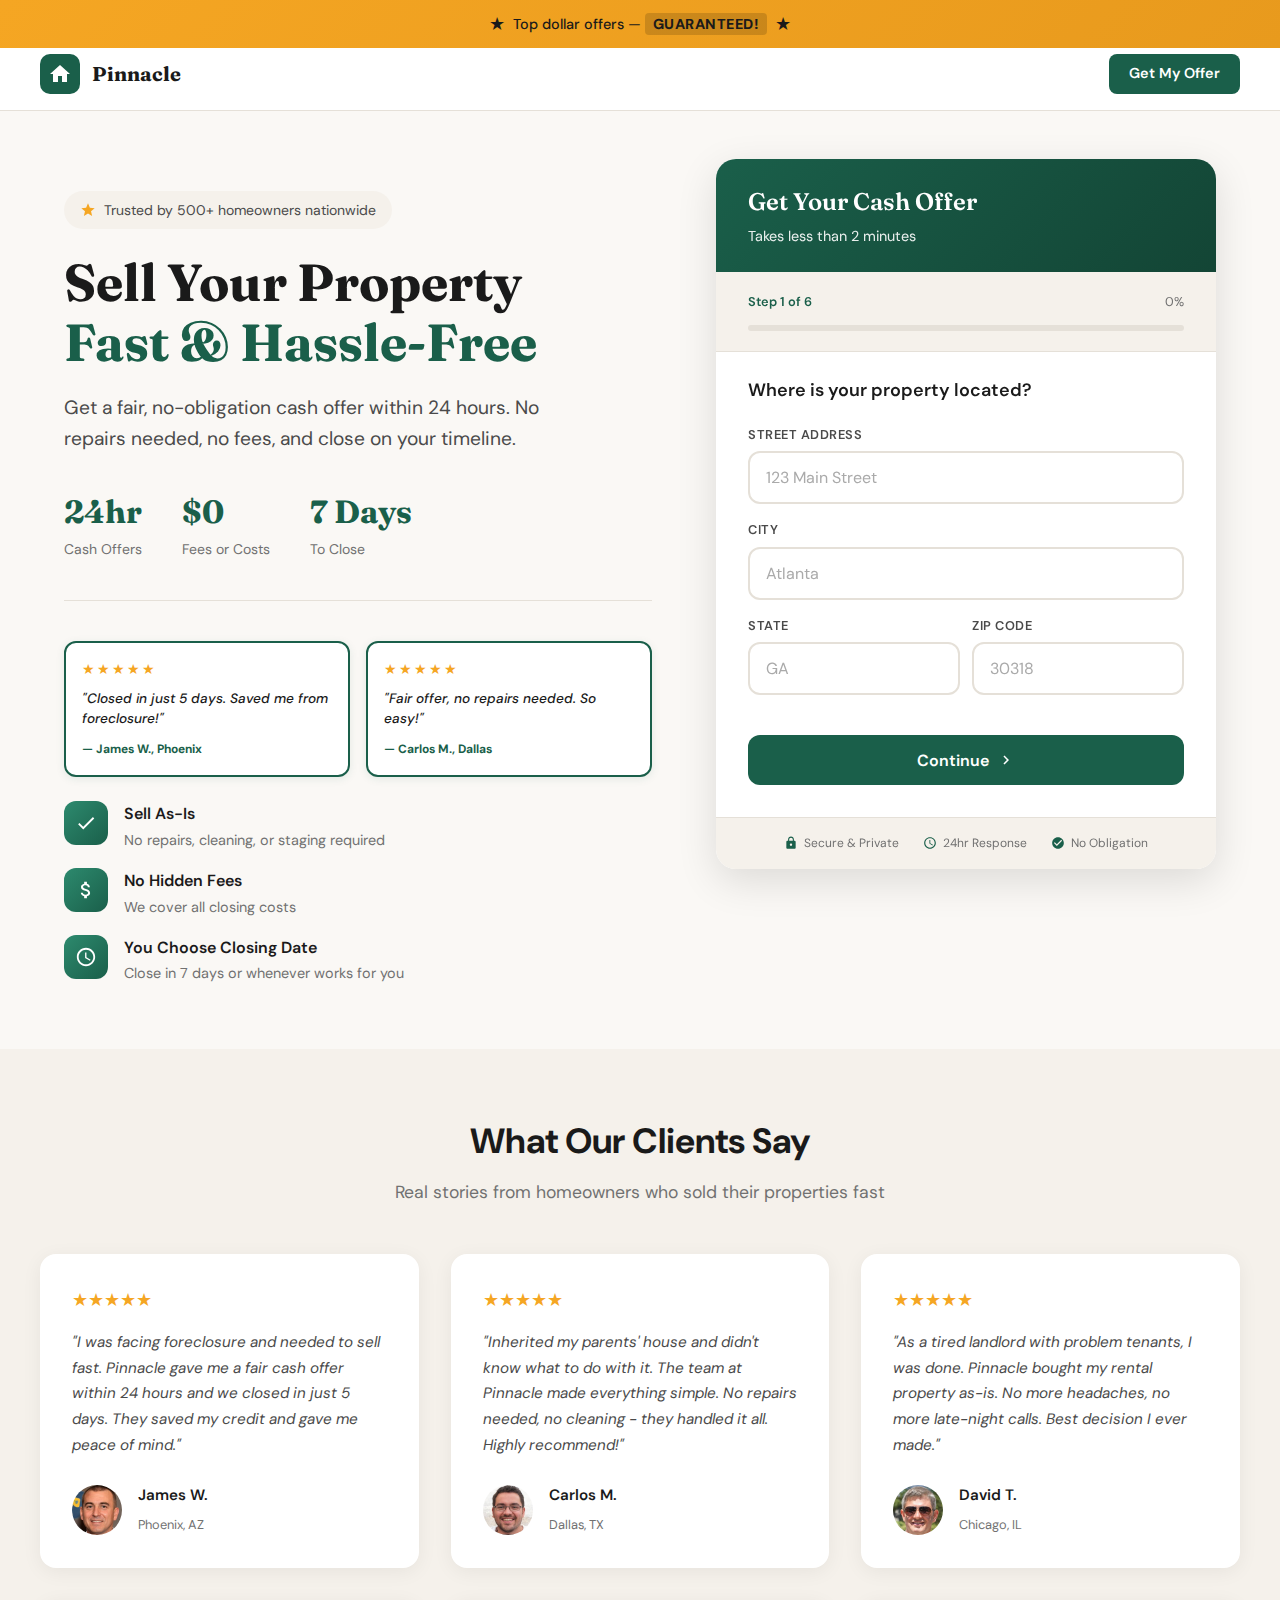
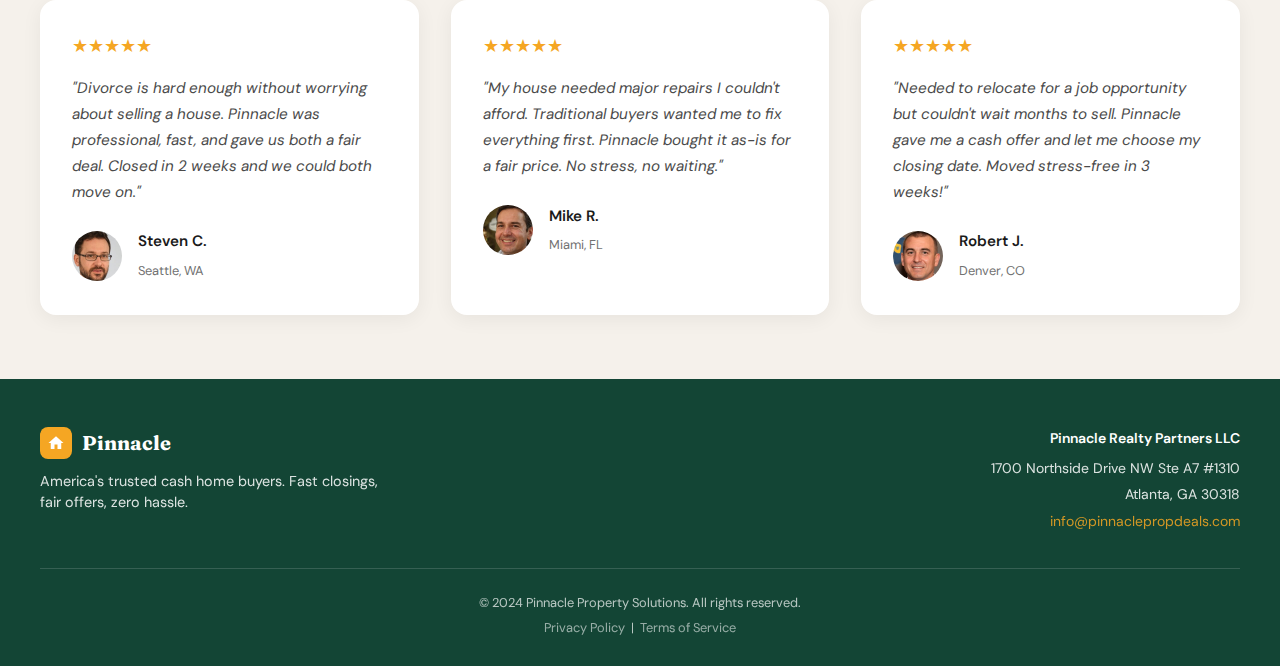
<file: index.html>
<!DOCTYPE html>
<html lang="en">
<head>
    <meta charset="UTF-8">
    <meta name="viewport" content="width=device-width, initial-scale=1.0">
    <title>Get Your Cash Offer Today | Pinnacle Property Solutions</title>
    <meta name="description" content="Get a fair cash offer for your property in 24 hours. No fees, no repairs, close on your timeline.">
    <link rel="canonical" href="https://www.pinnaclepropdeals.com/">

    <link rel="icon" type="image/svg+xml" href="data:image/svg+xml,<svg xmlns='http://www.w3.org/2000/svg' viewBox='0 0 100 100'><text y='.9em' font-size='90'>🏠</text></svg>">

    <link rel="preconnect" href="https://fonts.googleapis.com">
    <link rel="preconnect" href="https://fonts.gstatic.com" crossorigin>
    <link href="https://fonts.googleapis.com/css2?family=DM+Sans:wght@400;500;600;700&family=Fraunces:wght@600;700&display=swap" rel="stylesheet">

    <style>
        :root {
            --primary: #1a5f4a;
            --primary-light: #2d8a6e;
            --primary-dark: #134535;
            --accent: #f5a623;
            --accent-light: #ffc857;
            --bg-cream: #faf8f5;
            --bg-warm: #f5f1eb;
            --text-dark: #1a1a1a;
            --text-medium: #4a4a4a;
            --text-light: #717171;
            --white: #ffffff;
            --border: #e5e0d8;
            --shadow: 0 4px 20px rgba(0,0,0,0.08);
            --shadow-lg: 0 12px 40px rgba(0,0,0,0.12);
            --radius: 12px;
            --radius-lg: 20px;
        }

        * {
            margin: 0;
            padding: 0;
            box-sizing: border-box;
        }

        body {
            font-family: 'DM Sans', -apple-system, BlinkMacSystemFont, sans-serif;
            background: var(--bg-cream);
            color: var(--text-dark);
            line-height: 1.6;
            overflow-x: hidden;
        }

        /* Header */
        .header {
            background: var(--white);
            padding: 1rem 1.5rem;
            position: fixed;
            top: 0;
            left: 0;
            right: 0;
            z-index: 100;
            border-bottom: 1px solid var(--border);
        }

        .header-content {
            max-width: 1200px;
            margin: 0 auto;
            display: flex;
            justify-content: space-between;
            align-items: center;
        }

        .logo {
            display: flex;
            align-items: center;
            gap: 0.75rem;
            text-decoration: none;
        }

        .logo-mark {
            width: 40px;
            height: 40px;
            background: var(--primary);
            border-radius: 10px;
            display: flex;
            align-items: center;
            justify-content: center;
        }

        .logo-mark svg {
            width: 24px;
            height: 24px;
            fill: var(--white);
        }

        .logo-text {
            font-family: 'Fraunces', serif;
            font-weight: 700;
            font-size: 1.25rem;
            color: var(--text-dark);
        }

        .header-cta {
            display: flex;
            align-items: center;
            gap: 1.5rem;
        }

        .header-badge {
            display: flex;
            align-items: center;
            gap: 0.5rem;
            color: var(--primary);
            font-weight: 600;
            font-size: 0.95rem;
        }

        .header-badge svg {
            width: 18px;
            height: 18px;
            fill: var(--primary);
        }

        /* Main Layout */
        .main {
            padding-top: 73px;
            min-height: 100vh;
        }

        .hero {
            display: grid;
            grid-template-columns: 1fr 500px;
            gap: 4rem;
            max-width: 1200px;
            margin: 0 auto;
            padding: 3rem 1.5rem 4rem;
            align-items: start;
        }

        /* Left Side - Content */
        .hero-content {
            padding-top: 2rem;
        }

        .trust-banner {
            display: inline-flex;
            align-items: center;
            gap: 0.5rem;
            background: var(--bg-warm);
            padding: 0.5rem 1rem;
            border-radius: 100px;
            font-size: 0.875rem;
            color: var(--text-medium);
            margin-bottom: 1.5rem;
        }

        .trust-banner svg {
            width: 16px;
            height: 16px;
            fill: var(--accent);
        }

        .hero-title {
            font-family: 'Fraunces', serif;
            font-size: 3.25rem;
            font-weight: 700;
            line-height: 1.15;
            color: var(--text-dark);
            margin-bottom: 1.25rem;
        }

        .hero-title span {
            color: var(--primary);
        }

        .hero-subtitle {
            font-size: 1.2rem;
            color: var(--text-medium);
            margin-bottom: 2rem;
            max-width: 480px;
        }

        /* Stats */
        .stats {
            display: flex;
            gap: 2.5rem;
            margin-bottom: 2.5rem;
            padding-bottom: 2.5rem;
            border-bottom: 1px solid var(--border);
        }

        .stat {
            text-align: left;
        }

        .stat-value {
            font-family: 'Fraunces', serif;
            font-size: 2rem;
            font-weight: 700;
            color: var(--primary);
        }

        .stat-label {
            font-size: 0.875rem;
            color: var(--text-light);
        }

        /* Features */
        .features {
            display: flex;
            flex-direction: column;
            gap: 1rem;
        }

        .feature {
            display: flex;
            align-items: flex-start;
            gap: 1rem;
        }

        .feature-icon {
            width: 44px;
            height: 44px;
            background: linear-gradient(135deg, var(--primary-light), var(--primary));
            border-radius: 12px;
            display: flex;
            align-items: center;
            justify-content: center;
            flex-shrink: 0;
        }

        .feature-icon svg {
            width: 22px;
            height: 22px;
            fill: var(--white);
        }

        .feature-content h3 {
            font-size: 1rem;
            font-weight: 600;
            color: var(--text-dark);
            margin-bottom: 0.125rem;
        }

        .feature-content p {
            font-size: 0.9rem;
            color: var(--text-light);
        }

        /* Right Side - Form Card */
        .form-card {
            background: var(--white);
            border-radius: var(--radius-lg);
            box-shadow: var(--shadow-lg);
            overflow: hidden;
            position: sticky;
            top: 100px;
        }

        .form-header {
            background: linear-gradient(135deg, var(--primary) 0%, var(--primary-dark) 100%);
            padding: 1.5rem 2rem;
            color: var(--white);
        }

        .form-header h2 {
            font-family: 'Fraunces', serif;
            font-size: 1.5rem;
            font-weight: 600;
            margin-bottom: 0.25rem;
        }

        .form-header p {
            font-size: 0.9rem;
            opacity: 0.9;
        }

        /* Progress */
        .progress-section {
            padding: 1.25rem 2rem;
            background: var(--bg-warm);
            border-bottom: 1px solid var(--border);
        }

        .progress-info {
            display: flex;
            justify-content: space-between;
            align-items: center;
            margin-bottom: 0.75rem;
        }

        .progress-step {
            font-size: 0.8rem;
            font-weight: 600;
            color: var(--primary);
        }

        .progress-percent {
            font-size: 0.8rem;
            color: var(--text-light);
        }

        .progress-bar {
            height: 6px;
            background: var(--border);
            border-radius: 100px;
            overflow: hidden;
        }

        .progress-fill {
            height: 100%;
            background: linear-gradient(90deg, var(--primary) 0%, var(--accent) 100%);
            border-radius: 100px;
            transition: width 0.4s ease;
            width: 0%;
        }

        /* Form Body */
        .form-body {
            padding: 1.5rem 2rem 2rem;
        }

        .survey-step {
            display: none;
            animation: slideIn 0.3s ease;
        }

        .survey-step.active {
            display: block;
        }

        @keyframes slideIn {
            from { opacity: 0; transform: translateX(10px); }
            to { opacity: 1; transform: translateX(0); }
        }

        .step-question {
            font-size: 1.125rem;
            font-weight: 600;
            color: var(--text-dark);
            margin-bottom: 1.25rem;
        }

        /* Form Inputs */
        .form-group {
            margin-bottom: 1rem;
        }

        .form-label {
            display: block;
            font-size: 0.8rem;
            font-weight: 600;
            color: var(--text-medium);
            margin-bottom: 0.375rem;
            text-transform: uppercase;
            letter-spacing: 0.5px;
        }

        .form-input {
            width: 100%;
            padding: 0.875rem 1rem;
            font-size: 1rem;
            font-family: inherit;
            border: 2px solid var(--border);
            border-radius: var(--radius);
            background: var(--white);
            transition: all 0.2s ease;
        }

        .form-input:focus {
            outline: none;
            border-color: var(--primary);
            box-shadow: 0 0 0 3px rgba(26, 95, 74, 0.1);
        }

        .form-input::placeholder {
            color: #aaa;
        }

        .form-row {
            display: grid;
            grid-template-columns: 1fr 1fr;
            gap: 0.75rem;
        }

        /* Option Cards */
        .option-grid {
            display: grid;
            grid-template-columns: 1fr 1fr;
            gap: 0.75rem;
        }

        .option-grid.cols-1 {
            grid-template-columns: 1fr;
        }

        .option-card {
            padding: 1rem;
            border: 2px solid var(--border);
            border-radius: var(--radius);
            cursor: pointer;
            transition: all 0.2s ease;
            text-align: center;
            background: var(--white);
        }

        .option-card:hover {
            border-color: var(--primary-light);
            background: #f8faf9;
        }

        .option-card.selected {
            border-color: var(--primary);
            background: rgba(26, 95, 74, 0.05);
        }

        .option-card.selected .option-icon {
            background: var(--primary);
            color: var(--white);
        }

        .option-icon {
            width: 48px;
            height: 48px;
            margin: 0 auto 0.5rem;
            background: var(--bg-warm);
            border-radius: 12px;
            display: flex;
            align-items: center;
            justify-content: center;
            font-size: 1.5rem;
            transition: all 0.2s ease;
        }

        .option-icon svg {
            width: 24px;
            height: 24px;
            fill: currentColor;
        }

        .option-title {
            font-weight: 600;
            font-size: 0.9rem;
            color: var(--text-dark);
        }

        .option-desc {
            font-size: 0.75rem;
            color: var(--text-light);
            margin-top: 0.125rem;
        }

        /* Condition Bars */
        .condition-list {
            display: flex;
            flex-direction: column;
            gap: 0.5rem;
        }

        .condition-item {
            display: flex;
            align-items: center;
            gap: 0.75rem;
            padding: 0.875rem 1rem;
            border: 2px solid var(--border);
            border-radius: var(--radius);
            cursor: pointer;
            transition: all 0.2s ease;
        }

        .condition-item:hover {
            border-color: var(--primary-light);
        }

        .condition-item.selected {
            border-color: var(--primary);
            background: rgba(26, 95, 74, 0.05);
        }

        .condition-dot {
            width: 14px;
            height: 14px;
            border-radius: 50%;
            flex-shrink: 0;
        }

        .condition-text {
            font-size: 0.9rem;
            font-weight: 500;
            color: var(--text-dark);
        }

        /* Reason Tags */
        .reason-tags {
            display: flex;
            flex-wrap: wrap;
            gap: 0.5rem;
            margin-bottom: 1rem;
        }

        .reason-tag {
            padding: 0.5rem 1rem;
            background: var(--bg-warm);
            border: 2px solid transparent;
            border-radius: 100px;
            font-size: 0.85rem;
            font-weight: 500;
            color: var(--text-medium);
            cursor: pointer;
            transition: all 0.2s ease;
        }

        .reason-tag:hover {
            background: #ece7df;
        }

        .reason-tag.selected {
            background: var(--primary);
            color: var(--white);
        }

        .form-textarea {
            width: 100%;
            padding: 0.875rem 1rem;
            font-size: 0.95rem;
            font-family: inherit;
            border: 2px solid var(--border);
            border-radius: var(--radius);
            resize: vertical;
            min-height: 80px;
            transition: all 0.2s ease;
        }

        .form-textarea:focus {
            outline: none;
            border-color: var(--primary);
        }

        /* Buttons */
        .btn-row {
            display: flex;
            gap: 0.75rem;
            margin-top: 1.5rem;
        }

        .btn {
            flex: 1;
            padding: 0.9rem 1.25rem;
            font-size: 1rem;
            font-weight: 600;
            font-family: inherit;
            border-radius: var(--radius);
            cursor: pointer;
            transition: all 0.2s ease;
            border: none;
            display: inline-flex;
            align-items: center;
            justify-content: center;
            gap: 0.5rem;
        }

        .btn-back {
            background: var(--bg-warm);
            color: var(--text-medium);
            flex: 0 0 auto;
            padding: 0.9rem 1.25rem;
        }

        .btn-back:hover {
            background: #e8e3db;
        }

        .btn-next {
            background: var(--primary);
            color: var(--white);
        }

        .btn-next:hover {
            background: var(--primary-dark);
            transform: translateY(-1px);
        }

        .btn-next:disabled {
            background: #ccc;
            cursor: not-allowed;
            transform: none;
        }

        .btn-submit {
            background: linear-gradient(135deg, var(--accent) 0%, #e89a1d 100%);
            color: var(--text-dark);
            font-size: 1.1rem;
            padding: 1rem;
            width: 100%;
        }

        .btn-submit:hover {
            transform: translateY(-2px);
            box-shadow: 0 8px 20px rgba(245, 166, 35, 0.3);
        }

        .btn svg {
            width: 18px;
            height: 18px;
            fill: currentColor;
        }

        .spinner {
            width: 20px;
            height: 20px;
            border: 2px solid rgba(0,0,0,0.2);
            border-top-color: currentColor;
            border-radius: 50%;
            animation: spin 0.7s linear infinite;
        }

        @keyframes spin {
            to { transform: rotate(360deg); }
        }

        /* Form Footer */
        .form-footer {
            padding: 1rem 2rem;
            background: var(--bg-warm);
            border-top: 1px solid var(--border);
            display: flex;
            justify-content: center;
            gap: 1.5rem;
        }

        .footer-badge {
            display: flex;
            align-items: center;
            gap: 0.375rem;
            font-size: 0.75rem;
            color: var(--text-light);
        }

        .footer-badge svg {
            width: 14px;
            height: 14px;
            fill: var(--primary);
        }

        /* Success Screen */
        .success-screen {
            text-align: center;
            padding: 2rem 0;
        }

        .success-icon {
            width: 72px;
            height: 72px;
            background: linear-gradient(135deg, var(--primary-light), var(--primary));
            border-radius: 50%;
            display: flex;
            align-items: center;
            justify-content: center;
            margin: 0 auto 1.5rem;
        }

        .success-icon svg {
            width: 36px;
            height: 36px;
            fill: var(--white);
        }

        .success-title {
            font-family: 'Fraunces', serif;
            font-size: 1.5rem;
            font-weight: 700;
            color: var(--text-dark);
            margin-bottom: 0.5rem;
        }

        .success-text {
            color: var(--text-medium);
            margin-bottom: 1.5rem;
            font-size: 0.95rem;
        }

        .success-cta {
            background: var(--bg-warm);
            padding: 1rem;
            border-radius: var(--radius);
        }

        .success-cta p {
            font-size: 0.95rem;
            color: var(--text-medium);
            margin: 0;
            text-align: center;
        }

        .success-cta a {
            color: var(--primary);
            font-weight: 600;
            font-size: 1.125rem;
            text-decoration: none;
        }

        /* Disclaimer */
        .form-disclaimer {
            text-align: center;
            font-size: 0.7rem;
            color: var(--text-light);
            margin-top: 1rem;
        }

        .form-disclaimer a {
            color: var(--primary);
            text-decoration: none;
        }

        /* Testimonials */
        .testimonials {
            background: var(--bg-warm);
            padding: 4rem 2rem;
            margin-top: 0;
        }

        .testimonials-container {
            max-width: 1200px;
            margin: 0 auto;
        }

        .testimonials-header {
            text-align: center;
            margin-bottom: 3rem;
        }

        .testimonials-header h2 {
            font-family: var(--font-heading);
            font-size: 2.2rem;
            color: var(--text-dark);
            margin-bottom: 0.5rem;
        }

        .testimonials-header p {
            color: var(--text-light);
            font-size: 1.1rem;
        }

        .testimonials-grid {
            display: grid;
            grid-template-columns: repeat(3, 1fr);
            gap: 2rem;
        }

        .testimonial-card {
            background: white;
            border-radius: 16px;
            padding: 2rem;
            box-shadow: 0 4px 20px rgba(0,0,0,0.06);
            transition: transform 0.3s ease, box-shadow 0.3s ease;
        }

        .testimonial-card:hover {
            transform: translateY(-4px);
            box-shadow: 0 8px 30px rgba(0,0,0,0.1);
        }

        .testimonial-stars {
            color: #f5a623;
            font-size: 1.1rem;
            margin-bottom: 1rem;
        }

        .testimonial-text {
            color: var(--text-medium);
            font-size: 0.95rem;
            line-height: 1.7;
            margin-bottom: 1.5rem;
            font-style: italic;
        }

        .testimonial-author {
            display: flex;
            align-items: center;
            gap: 1rem;
        }

        .testimonial-avatar {
            width: 50px;
            height: 50px;
            border-radius: 50%;
            object-fit: cover;
        }

        .testimonial-info h4 {
            font-weight: 600;
            color: var(--text-dark);
            margin-bottom: 0.2rem;
            font-size: 0.95rem;
        }

        .testimonial-info span {
            font-size: 0.8rem;
            color: var(--text-light);
        }

        @media (max-width: 1024px) {
            .testimonials-grid {
                grid-template-columns: repeat(2, 1fr);
            }
        }

        @media (max-width: 640px) {
            .testimonials-grid {
                grid-template-columns: 1fr;
            }

            .testimonials-header h2 {
                font-size: 1.8rem;
            }
        }

        /* Footer */
        .site-footer {
            background: var(--primary-dark);
            color: white;
            padding: 3rem 1.5rem 1.5rem;
            margin-top: 0;
        }

        .footer-content {
            max-width: 1200px;
            margin: 0 auto;
            display: flex;
            justify-content: space-between;
            align-items: flex-start;
            gap: 2rem;
            padding-bottom: 2rem;
            border-bottom: 1px solid rgba(255,255,255,0.15);
        }

        .footer-brand {
            max-width: 350px;
        }

        .footer-logo {
            display: flex;
            align-items: center;
            gap: 0.625rem;
            margin-bottom: 0.75rem;
        }

        .footer-logo .logo-mark {
            width: 32px;
            height: 32px;
            background: var(--accent);
            border-radius: 8px;
            display: flex;
            align-items: center;
            justify-content: center;
        }

        .footer-logo .logo-mark svg {
            width: 18px;
            height: 18px;
            fill: var(--primary-dark);
        }

        .footer-logo span {
            font-family: 'Fraunces', serif;
            font-weight: 700;
            font-size: 1.25rem;
        }

        .footer-tagline {
            font-size: 0.9rem;
            opacity: 0.85;
            line-height: 1.5;
        }

        .footer-contact {
            text-align: right;
        }

        .footer-contact p {
            font-size: 0.875rem;
            margin-bottom: 0.25rem;
            opacity: 0.85;
        }

        .footer-company {
            font-weight: 600;
            opacity: 1 !important;
            margin-bottom: 0.5rem !important;
        }

        .footer-contact a {
            color: var(--accent);
            text-decoration: none;
        }

        .footer-contact a:hover {
            text-decoration: underline;
        }

        .footer-bottom {
            max-width: 1200px;
            margin: 0 auto;
            padding-top: 1.5rem;
            text-align: center;
        }

        .footer-bottom p {
            font-size: 0.8rem;
            opacity: 0.7;
            margin-bottom: 0.25rem;
        }

        .footer-bottom a {
            color: rgba(255,255,255,0.8);
            text-decoration: none;
        }

        .footer-bottom a:hover {
            color: var(--accent);
        }

        @media (max-width: 600px) {
            .footer-content {
                flex-direction: column;
                text-align: center;
                gap: 1.5rem;
            }
            .footer-brand {
                max-width: 100%;
            }
            .footer-logo {
                justify-content: center;
            }
            .footer-contact {
                text-align: center;
            }
        }

        /* Responsive */
        @media (max-width: 1024px) {
            .hero {
                grid-template-columns: 1fr;
                gap: 2rem;
                padding: 2rem 1.5rem;
            }

            .hero-content {
                padding-top: 0;
                text-align: center;
            }

            .hero-title {
                font-size: 2.5rem;
            }

            .hero-subtitle {
                margin-left: auto;
                margin-right: auto;
            }

            .stats {
                justify-content: center;
            }

            .features {
                display: none;
            }

            .form-card {
                position: static;
                max-width: 500px;
                margin: 0 auto;
            }
        }

        @media (max-width: 600px) {
            .header-phone span:last-child {
                display: none;
            }

            .hero-title {
                font-size: 2rem;
            }

            .stats {
                gap: 1.5rem;
            }

            .stat-value {
                font-size: 1.5rem;
            }

            .form-body {
                padding: 1.25rem 1.5rem 1.5rem;
            }

            .form-header {
                padding: 1.25rem 1.5rem;
            }

            .option-grid {
                grid-template-columns: 1fr;
            }

            .form-row {
                grid-template-columns: 1fr;
            }

            .form-footer {
                flex-direction: column;
                align-items: center;
                gap: 0.5rem;
            }
        }

        .hidden { display: none !important; }

        /* Announcement Bar */
        .announcement-bar {
            background: linear-gradient(135deg, #f5a623 0%, #e89a1d 100%);
            color: #1a1a1a;
            padding: 0.625rem 1rem;
            text-align: center;
            font-size: 0.9rem;
            font-weight: 500;
            position: fixed;
            top: 0;
            left: 0;
            right: 0;
            z-index: 101;
        }

        .announcement-content {
            display: flex;
            align-items: center;
            justify-content: center;
            gap: 0.5rem;
            animation: subtle-pulse 2s ease-in-out infinite;
        }

        @keyframes subtle-pulse {
            0%, 100% { opacity: 1; }
            50% { opacity: 0.85; }
        }

        .announcement-icon {
            font-size: 1.1rem;
            color: #1a1a1a;
        }

        .announcement-bar strong {
            font-weight: 800;
            text-transform: uppercase;
            letter-spacing: 0.5px;
            background: rgba(0,0,0,0.15);
            padding: 0.125rem 0.5rem;
            border-radius: 4px;
        }

        /* Header Button */
        .header-btn {
            background: var(--primary);
            color: white;
            padding: 0.5rem 1.25rem;
            border-radius: 8px;
            font-weight: 600;
            font-size: 0.9rem;
            text-decoration: none;
            transition: all 0.2s ease;
        }

        .header-btn:hover {
            background: var(--primary-dark);
            transform: translateY(-1px);
        }

        /* Adjust header position for announcement bar */
        .header {
            top: 38px;
        }

        /* Adjust main padding for announcement bar */
        .main {
            padding-top: 111px;
        }

        @media (max-width: 600px) {
            .announcement-bar {
                font-size: 0.8rem;
                padding: 0.5rem 0.75rem;
            }
            .announcement-icon {
                font-size: 0.9rem;
            }
            .header-btn {
                padding: 0.4rem 0.875rem;
                font-size: 0.8rem;
            }
            .main {
                padding-top: 105px;
            }
        }

        /* Mini Testimonials */
        .mini-testimonials {
            display: flex;
            gap: 1rem;
            margin-bottom: 1.5rem;
        }

        .mini-testimonial {
            flex: 1;
            background: white;
            border: 2px solid var(--primary);
            border-radius: 12px;
            padding: 1rem;
            font-size: 0.85rem;
            box-shadow: 0 2px 8px rgba(26, 95, 74, 0.1);
        }

        .mini-stars {
            color: #f5a623;
            font-size: 0.85rem;
            margin-bottom: 0.5rem;
            letter-spacing: 2px;
        }

        .mini-testimonial p {
            color: var(--text-dark);
            margin: 0 0 0.5rem 0;
            font-style: italic;
            line-height: 1.5;
            font-weight: 500;
        }

        .mini-author {
            color: var(--primary);
            font-size: 0.75rem;
            font-weight: 700;
        }

        @media (max-width: 1024px) {
            .mini-testimonials {
                justify-content: center;
            }
            .mini-testimonial:nth-child(2) {
                display: none;
            }
            .mini-testimonial {
                max-width: 320px;
            }
        }

        @media (max-width: 600px) {
            .mini-testimonials {
                margin-bottom: 1rem;
            }
            .mini-testimonial {
                padding: 0.875rem;
                font-size: 0.8rem;
            }
        }
    </style>
    <!-- Google reCAPTCHA v3 -->
    <script src="https://www.google.com/recaptcha/api.js?render=6LddeV8sAAAAAM2yebF-X7t4hQAooxbinP8Pu8Ls" async defer></script>
</head>
<body>
    <div class="announcement-bar">
        <div class="announcement-content">
            <span class="announcement-icon">★</span>
            <span>Top dollar offers — <strong>guaranteed!</strong></span>
            <span class="announcement-icon">★</span>
        </div>
    </div>
    <header class="header">
        <div class="header-content">
            <a href="/" class="logo">
                <div class="logo-mark">
                    <svg viewBox="0 0 24 24"><path d="M10 20v-6h4v6h5v-8h3L12 3 2 12h3v8z"/></svg>
                </div>
                <span class="logo-text">Pinnacle</span>
            </a>
            <div class="header-cta">
                <a href="#lead-form" class="header-btn">
                    Get My Offer
                </a>
            </div>
        </div>
    </header>

    <main class="main">
        <div class="hero">
            <div class="hero-content">
                <div class="trust-banner">
                    <svg viewBox="0 0 24 24"><path d="M12 17.27L18.18 21l-1.64-7.03L22 9.24l-7.19-.61L12 2 9.19 8.63 2 9.24l5.46 4.73L5.82 21z"/></svg>
                    <span>Trusted by 500+ homeowners nationwide</span>
                </div>

                <h1 class="hero-title">
                    Sell Your Property<br><span>Fast & Hassle-Free</span>
                </h1>

                <p class="hero-subtitle">
                    Get a fair, no-obligation cash offer within 24 hours. No repairs needed, no fees, and close on your timeline.
                </p>

                <div class="stats">
                    <div class="stat">
                        <div class="stat-value">24hr</div>
                        <div class="stat-label">Cash Offers</div>
                    </div>
                    <div class="stat">
                        <div class="stat-value">$0</div>
                        <div class="stat-label">Fees or Costs</div>
                    </div>
                    <div class="stat">
                        <div class="stat-value">7 Days</div>
                        <div class="stat-label">To Close</div>
                    </div>
                </div>

                <div class="mini-testimonials">
                    <div class="mini-testimonial">
                        <div class="mini-stars">★★★★★</div>
                        <p>"Closed in just 5 days. Saved me from foreclosure!"</p>
                        <span class="mini-author">— James W., Phoenix</span>
                    </div>
                    <div class="mini-testimonial">
                        <div class="mini-stars">★★★★★</div>
                        <p>"Fair offer, no repairs needed. So easy!"</p>
                        <span class="mini-author">— Carlos M., Dallas</span>
                    </div>
                </div>

                <div class="features">
                    <div class="feature">
                        <div class="feature-icon">
                            <svg viewBox="0 0 24 24"><path d="M9 16.17L4.83 12l-1.42 1.41L9 19 21 7l-1.41-1.41z"/></svg>
                        </div>
                        <div class="feature-content">
                            <h3>Sell As-Is</h3>
                            <p>No repairs, cleaning, or staging required</p>
                        </div>
                    </div>
                    <div class="feature">
                        <div class="feature-icon">
                            <svg viewBox="0 0 24 24"><path d="M11.8 10.9c-2.27-.59-3-1.2-3-2.15 0-1.09 1.01-1.85 2.7-1.85 1.78 0 2.44.85 2.5 2.1h2.21c-.07-1.72-1.12-3.3-3.21-3.81V3h-3v2.16c-1.94.42-3.5 1.68-3.5 3.61 0 2.31 1.91 3.46 4.7 4.13 2.5.6 3 1.48 3 2.41 0 .69-.49 1.79-2.7 1.79-2.06 0-2.87-.92-2.98-2.1h-2.2c.12 2.19 1.76 3.42 3.68 3.83V21h3v-2.15c1.95-.37 3.5-1.5 3.5-3.55 0-2.84-2.43-3.81-4.7-4.4z"/></svg>
                        </div>
                        <div class="feature-content">
                            <h3>No Hidden Fees</h3>
                            <p>We cover all closing costs</p>
                        </div>
                    </div>
                    <div class="feature">
                        <div class="feature-icon">
                            <svg viewBox="0 0 24 24"><path d="M11.99 2C6.47 2 2 6.48 2 12s4.47 10 9.99 10C17.52 22 22 17.52 22 12S17.52 2 11.99 2zM12 20c-4.42 0-8-3.58-8-8s3.58-8 8-8 8 3.58 8 8-3.58 8-8 8zm.5-13H11v6l5.25 3.15.75-1.23-4.5-2.67z"/></svg>
                        </div>
                        <div class="feature-content">
                            <h3>You Choose Closing Date</h3>
                            <p>Close in 7 days or whenever works for you</p>
                        </div>
                    </div>
                </div>
            </div>

            <div class="form-card">
                <div class="form-header">
                    <h2>Get Your Cash Offer</h2>
                    <p>Takes less than 2 minutes</p>
                </div>

                <div class="progress-section">
                    <div class="progress-info">
                        <span class="progress-step" id="step-label">Step 1 of 6</span>
                        <span class="progress-percent" id="progress-percent">0%</span>
                    </div>
                    <div class="progress-bar">
                        <div class="progress-fill" id="progress-fill"></div>
                    </div>
                </div>

                <form id="lead-form" class="form-body">
                    <!-- Honeypot field (hidden from users, visible to bots) -->
                    <div style="position: absolute; left: -9999px;">
                        <label for="website">Website</label>
                        <input type="text" id="website" name="website" tabindex="-1" autocomplete="off">
                    </div>

                    <!-- Step 1: Address -->
                    <div class="survey-step active" data-step="1">
                        <div class="step-question">Where is your property located?</div>
                        <div class="form-group">
                            <label class="form-label">Street Address</label>
                            <input type="text" id="address" name="Address" class="form-input" placeholder="123 Main Street" required>
                        </div>
                        <div class="form-group">
                            <label class="form-label">City</label>
                            <input type="text" id="city" name="City" class="form-input" placeholder="Atlanta" required>
                        </div>
                        <div class="form-row">
                            <div class="form-group">
                                <label class="form-label">State</label>
                                <input type="text" id="state" name="State" class="form-input" placeholder="GA" maxlength="2" style="text-transform: uppercase;" required>
                            </div>
                            <div class="form-group">
                                <label class="form-label">ZIP Code</label>
                                <input type="text" id="zip" name="Zip" class="form-input" placeholder="30318" maxlength="10" required>
                            </div>
                        </div>
                        <div class="btn-row">
                            <button type="button" class="btn btn-next" onclick="nextStep()">Continue <svg viewBox="0 0 24 24"><path d="M10 6L8.59 7.41 13.17 12l-4.58 4.59L10 18l6-6z"/></svg></button>
                        </div>
                    </div>

                    <!-- Step 2: Property Type -->
                    <div class="survey-step" data-step="2">
                        <div class="step-question">What type of property is it?</div>
                        <div class="option-grid">
                            <div class="option-card" data-value="Single Family Residence" onclick="selectOption(this, 'PropertyType')">
                                <div class="option-icon"><svg viewBox="0 0 24 24"><path d="M10 20v-6h4v6h5v-8h3L12 3 2 12h3v8z" fill="currentColor"/></svg></div>
                                <div class="option-title">Single Family</div>
                                <div class="option-desc">House or townhome</div>
                            </div>
                            <div class="option-card" data-value="Multi Family" onclick="selectOption(this, 'PropertyType')">
                                <div class="option-icon"><svg viewBox="0 0 24 24"><path d="M17 11V3H7v4H3v14h8v-4h2v4h8V11h-4zM7 19H5v-2h2v2zm0-4H5v-2h2v2zm0-4H5V9h2v2zm4 4H9v-2h2v2zm0-4H9V9h2v2zm0-4H9V5h2v2zm4 8h-2v-2h2v2zm0-4h-2V9h2v2zm0-4h-2V5h2v2zm4 12h-2v-2h2v2zm0-4h-2v-2h2v2z" fill="currentColor"/></svg></div>
                                <div class="option-title">Multi Family</div>
                                <div class="option-desc">Duplex, triplex, etc.</div>
                            </div>
                            <div class="option-card" data-value="Mobile" onclick="selectOption(this, 'PropertyType')">
                                <div class="option-icon"><svg viewBox="0 0 24 24"><path d="M19 9.3V4h-3v2.6L12 3 2 12h3v8h5v-6h4v6h5v-8h3l-3-2.7zM10 10c0-1.1.9-2 2-2s2 .9 2 2h-4z" fill="currentColor"/></svg></div>
                                <div class="option-title">Mobile Home</div>
                                <div class="option-desc">Manufactured</div>
                            </div>
                            <div class="option-card" data-value="Land" onclick="selectOption(this, 'PropertyType')">
                                <div class="option-icon"><svg viewBox="0 0 24 24"><path d="M14 6l-3.75 5 2.85 3.8-1.6 1.2C9.81 13.75 7 10 7 10l-6 8h22L14 6z" fill="currentColor"/></svg></div>
                                <div class="option-title">Land</div>
                                <div class="option-desc">Vacant lot</div>
                            </div>
                        </div>
                        <input type="hidden" id="propertyType" name="PropertyType">
                        <div class="btn-row">
                            <button type="button" class="btn btn-back" onclick="prevStep()"><svg viewBox="0 0 24 24"><path d="M15.41 7.41L14 6l-6 6 6 6 1.41-1.41L10.83 12z" fill="currentColor"/></svg></button>
                            <button type="button" class="btn btn-next" onclick="nextStep()" disabled id="btn-step2">Continue <svg viewBox="0 0 24 24"><path d="M10 6L8.59 7.41 13.17 12l-4.58 4.59L10 18l6-6z" fill="currentColor"/></svg></button>
                        </div>
                    </div>

                    <!-- Step 3: Ownership & Status -->
                    <div class="survey-step" data-step="3">
                        <div class="step-question">Do you own this property?</div>
                        <div class="option-grid" style="margin-bottom: 1.25rem;">
                            <div class="option-card" data-value="Yes" onclick="selectOption(this, 'PropertyOwner')">
                                <div class="option-icon"><svg viewBox="0 0 24 24"><path d="M9 16.17L4.83 12l-1.42 1.41L9 19 21 7l-1.41-1.41z" fill="currentColor"/></svg></div>
                                <div class="option-title">Yes</div>
                            </div>
                            <div class="option-card" data-value="No" onclick="selectOption(this, 'PropertyOwner')">
                                <div class="option-icon"><svg viewBox="0 0 24 24"><path d="M19 6.41L17.59 5 12 10.59 6.41 5 5 6.41 10.59 12 5 17.59 6.41 19 12 13.41 17.59 19 19 17.59 13.41 12z" fill="currentColor"/></svg></div>
                                <div class="option-title">No</div>
                            </div>
                        </div>
                        <input type="hidden" id="propertyOwner" name="PropertyOwner">

                        <div class="step-question">Is anyone living there?</div>
                        <div class="option-grid cols-1">
                            <div class="option-card" data-value="Owner Occupied" onclick="selectOption(this, 'Status')" style="text-align: left; display: flex; align-items: center; gap: 1rem;">
                                <div class="option-icon" style="margin: 0;"><svg viewBox="0 0 24 24"><path d="M12 12c2.21 0 4-1.79 4-4s-1.79-4-4-4-4 1.79-4 4 1.79 4 4 4zm0 2c-2.67 0-8 1.34-8 4v2h16v-2c0-2.66-5.33-4-8-4z" fill="currentColor"/></svg></div>
                                <div><div class="option-title">I live here</div><div class="option-desc">Owner occupied</div></div>
                            </div>
                            <div class="option-card" data-value="Tenant" onclick="selectOption(this, 'Status')" style="text-align: left; display: flex; align-items: center; gap: 1rem;">
                                <div class="option-icon" style="margin: 0;"><svg viewBox="0 0 24 24"><path d="M16 11c1.66 0 2.99-1.34 2.99-3S17.66 5 16 5c-1.66 0-3 1.34-3 3s1.34 3 3 3zm-8 0c1.66 0 2.99-1.34 2.99-3S9.66 5 8 5C6.34 5 5 6.34 5 8s1.34 3 3 3zm0 2c-2.33 0-7 1.17-7 3.5V19h14v-2.5c0-2.33-4.67-3.5-7-3.5zm8 0c-.29 0-.62.02-.97.05 1.16.84 1.97 1.97 1.97 3.45V19h6v-2.5c0-2.33-4.67-3.5-7-3.5z" fill="currentColor"/></svg></div>
                                <div><div class="option-title">Rented out</div><div class="option-desc">Tenant occupied</div></div>
                            </div>
                            <div class="option-card" data-value="Vacant" onclick="selectOption(this, 'Status')" style="text-align: left; display: flex; align-items: center; gap: 1rem;">
                                <div class="option-icon" style="margin: 0;"><svg viewBox="0 0 24 24"><path d="M12 2C6.48 2 2 6.48 2 12s4.48 10 10 10 10-4.48 10-10S17.52 2 12 2zm0 18c-4.42 0-8-3.58-8-8s3.58-8 8-8 8 3.58 8 8-3.58 8-8 8z" fill="currentColor"/></svg></div>
                                <div><div class="option-title">Empty</div><div class="option-desc">Vacant property</div></div>
                            </div>
                        </div>
                        <input type="hidden" id="status" name="Status">
                        <div class="btn-row">
                            <button type="button" class="btn btn-back" onclick="prevStep()"><svg viewBox="0 0 24 24"><path d="M15.41 7.41L14 6l-6 6 6 6 1.41-1.41L10.83 12z" fill="currentColor"/></svg></button>
                            <button type="button" class="btn btn-next" onclick="nextStep()" disabled id="btn-step3">Continue <svg viewBox="0 0 24 24"><path d="M10 6L8.59 7.41 13.17 12l-4.58 4.59L10 18l6-6z" fill="currentColor"/></svg></button>
                        </div>
                    </div>

                    <!-- Step 4: Condition -->
                    <div class="survey-step" data-step="4">
                        <div class="step-question">What condition is the property in?</div>
                        <div class="condition-list">
                            <div class="condition-item" data-value="Excellent" onclick="selectCondition(this)">
                                <div class="condition-dot" style="background: #10b981;"></div>
                                <span class="condition-text">Excellent — Move-in ready</span>
                            </div>
                            <div class="condition-item" data-value="Good" onclick="selectCondition(this)">
                                <div class="condition-dot" style="background: #3b82f6;"></div>
                                <span class="condition-text">Good — Minor updates needed</span>
                            </div>
                            <div class="condition-item" data-value="Fair" onclick="selectCondition(this)">
                                <div class="condition-dot" style="background: #f59e0b;"></div>
                                <span class="condition-text">Fair — Some repairs needed</span>
                            </div>
                            <div class="condition-item" data-value="Poor" onclick="selectCondition(this)">
                                <div class="condition-dot" style="background: #f97316;"></div>
                                <span class="condition-text">Poor — Significant work needed</span>
                            </div>
                            <div class="condition-item" data-value="Needs Major Work" onclick="selectCondition(this)">
                                <div class="condition-dot" style="background: #ef4444;"></div>
                                <span class="condition-text">Major renovation required</span>
                            </div>
                        </div>
                        <input type="hidden" id="condition" name="Condition">
                        <div class="btn-row">
                            <button type="button" class="btn btn-back" onclick="prevStep()"><svg viewBox="0 0 24 24"><path d="M15.41 7.41L14 6l-6 6 6 6 1.41-1.41L10.83 12z" fill="currentColor"/></svg></button>
                            <button type="button" class="btn btn-next" onclick="nextStep()" disabled id="btn-step4">Continue <svg viewBox="0 0 24 24"><path d="M10 6L8.59 7.41 13.17 12l-4.58 4.59L10 18l6-6z" fill="currentColor"/></svg></button>
                        </div>
                    </div>

                    <!-- Step 5: Reason -->
                    <div class="survey-step" data-step="5">
                        <div class="step-question">What's your main reason for selling?</div>
                        <div class="reason-tags">
                            <span class="reason-tag" onclick="selectReason(this)">Relocating</span>
                            <span class="reason-tag" onclick="selectReason(this)">Downsizing</span>
                            <span class="reason-tag" onclick="selectReason(this)">Inherited</span>
                            <span class="reason-tag" onclick="selectReason(this)">Divorce</span>
                            <span class="reason-tag" onclick="selectReason(this)">Financial</span>
                            <span class="reason-tag" onclick="selectReason(this)">Foreclosure</span>
                            <span class="reason-tag" onclick="selectReason(this)">Tired Landlord</span>
                            <span class="reason-tag" onclick="selectReason(this)">Upgrading</span>
                            <span class="reason-tag" onclick="selectReason(this)">Other</span>
                        </div>
                        <div class="form-group">
                            <label class="form-label">Anything else? (optional)</label>
                            <textarea id="reasonDetails" name="ReasonForSelling" class="form-textarea" placeholder="Tell us more about your situation..."></textarea>
                        </div>
                        <div class="btn-row">
                            <button type="button" class="btn btn-back" onclick="prevStep()"><svg viewBox="0 0 24 24"><path d="M15.41 7.41L14 6l-6 6 6 6 1.41-1.41L10.83 12z" fill="currentColor"/></svg></button>
                            <button type="button" class="btn btn-next" onclick="nextStep()">Continue <svg viewBox="0 0 24 24"><path d="M10 6L8.59 7.41 13.17 12l-4.58 4.59L10 18l6-6z" fill="currentColor"/></svg></button>
                        </div>
                    </div>

                    <!-- Step 6: Contact -->
                    <div class="survey-step" data-step="6">
                        <div class="step-question">Where should we send your offer?</div>
                        <div class="form-row">
                            <div class="form-group">
                                <label class="form-label">First Name</label>
                                <input type="text" id="firstName" name="FirstName" class="form-input" placeholder="John" required>
                            </div>
                            <div class="form-group">
                                <label class="form-label">Last Name</label>
                                <input type="text" id="lastName" name="LastName" class="form-input" placeholder="Smith" required>
                            </div>
                        </div>
                        <div class="form-group">
                            <label class="form-label">Email</label>
                            <input type="email" id="email" name="Email" class="form-input" placeholder="john@example.com" required>
                        </div>
                        <div class="form-group">
                            <label class="form-label">Phone</label>
                            <input type="tel" id="phone" name="Phone" class="form-input" placeholder="(555) 123-4567" required>
                        </div>
                        <div class="tcpa-consent" style="margin-bottom: 1rem;">
                            <label style="display: flex; align-items: flex-start; gap: 0.5rem; cursor: pointer;">
                                <input type="checkbox" id="tcpaConsent" name="tcpaConsent" required style="margin-top: 3px; flex-shrink: 0;">
                                <span style="font-size: 0.65rem; color: var(--text-light); line-height: 1.4;">
                                    By checking this box, I consent to receive calls and text messages from Pinnacle Property Solutions at the phone number provided, including calls using an autodialer or prerecorded messages. Consent is not a condition of purchase. Msg & data rates may apply. Reply STOP to opt out.
                                </span>
                            </label>
                        </div>
                        <button type="submit" class="btn btn-submit" id="submit-btn">
                            <span class="btn-text">Get My Cash Offer</span>
                            <span class="btn-loading hidden"><span class="spinner"></span></span>
                        </button>
                        <button type="button" class="btn btn-back" onclick="prevStep()" style="margin-top: 0.75rem; width: 100%;"><svg viewBox="0 0 24 24"><path d="M15.41 7.41L14 6l-6 6 6 6 1.41-1.41L10.83 12z" fill="currentColor"/></svg> Back</button>
                        <p class="form-disclaimer">By submitting, you agree to our <a href="/privacy.html">Privacy Policy</a> and <a href="/terms.html">Terms</a>.</p>
                    </div>

                    <!-- Success -->
                    <div class="survey-step" data-step="success" id="success-screen">
                        <div class="success-screen">
                            <div class="success-icon">
                                <svg viewBox="0 0 24 24"><path d="M9 16.17L4.83 12l-1.42 1.41L9 19 21 7l-1.41-1.41z"/></svg>
                            </div>
                            <h3 class="success-title">Thank You!</h3>
                            <p class="success-text">We've received your information. A team member will contact you within 24 hours with your cash offer.</p>
                            <div class="success-cta">
                                <p>Your offer is being prepared - we'll reach out within 24 hours, often much sooner!</p>
                            </div>
                        </div>
                    </div>
                </form>

                <div class="form-footer" id="form-footer">
                    <div class="footer-badge">
                        <svg viewBox="0 0 24 24"><path d="M18 8h-1V6c0-2.76-2.24-5-5-5S7 3.24 7 6v2H6c-1.1 0-2 .9-2 2v10c0 1.1.9 2 2 2h12c1.1 0 2-.9 2-2V10c0-1.1-.9-2-2-2zm-6 9c-1.1 0-2-.9-2-2s.9-2 2-2 2 .9 2 2-.9 2-2 2zm3.1-9H8.9V6c0-1.71 1.39-3.1 3.1-3.1 1.71 0 3.1 1.39 3.1 3.1v2z"/></svg>
                        <span>Secure & Private</span>
                    </div>
                    <div class="footer-badge">
                        <svg viewBox="0 0 24 24"><path d="M11.99 2C6.47 2 2 6.48 2 12s4.47 10 9.99 10C17.52 22 22 17.52 22 12S17.52 2 11.99 2zM12 20c-4.42 0-8-3.58-8-8s3.58-8 8-8 8 3.58 8 8-3.58 8-8 8zm.5-13H11v6l5.25 3.15.75-1.23-4.5-2.67z"/></svg>
                        <span>24hr Response</span>
                    </div>
                    <div class="footer-badge">
                        <svg viewBox="0 0 24 24"><path d="M12 2C6.48 2 2 6.48 2 12s4.48 10 10 10 10-4.48 10-10S17.52 2 12 2zm-2 15l-5-5 1.41-1.41L10 14.17l7.59-7.59L19 8l-9 9z"/></svg>
                        <span>No Obligation</span>
                    </div>
                </div>
            </div>
        </div>
    </main>

    <!-- Testimonials Section -->
    <section class="testimonials">
        <div class="testimonials-container">
            <div class="testimonials-header">
                <h2>What Our Clients Say</h2>
                <p>Real stories from homeowners who sold their properties fast</p>
            </div>
            <div class="testimonials-grid">
                <div class="testimonial-card">
                    <div class="testimonial-stars">&#9733;&#9733;&#9733;&#9733;&#9733;</div>
                    <p class="testimonial-text">"I was facing foreclosure and needed to sell fast. Pinnacle gave me a fair cash offer within 24 hours and we closed in just 5 days. They saved my credit and gave me peace of mind."</p>
                    <div class="testimonial-author">
                        <img src="/testimonials/james-wilson.jpg" alt="James W." class="testimonial-avatar">
                        <div class="testimonial-info">
                            <h4>James W.</h4>
                            <span>Phoenix, AZ</span>
                        </div>
                    </div>
                </div>
                <div class="testimonial-card">
                    <div class="testimonial-stars">&#9733;&#9733;&#9733;&#9733;&#9733;</div>
                    <p class="testimonial-text">"Inherited my parents' house and didn't know what to do with it. The team at Pinnacle made everything simple. No repairs needed, no cleaning - they handled it all. Highly recommend!"</p>
                    <div class="testimonial-author">
                        <img src="/testimonials/carlos-mendez.jpg" alt="Carlos M." class="testimonial-avatar">
                        <div class="testimonial-info">
                            <h4>Carlos M.</h4>
                            <span>Dallas, TX</span>
                        </div>
                    </div>
                </div>
                <div class="testimonial-card">
                    <div class="testimonial-stars">&#9733;&#9733;&#9733;&#9733;&#9733;</div>
                    <p class="testimonial-text">"As a tired landlord with problem tenants, I was done. Pinnacle bought my rental property as-is. No more headaches, no more late-night calls. Best decision I ever made."</p>
                    <div class="testimonial-author">
                        <img src="/testimonials/david-thompson.jpg" alt="David T." class="testimonial-avatar">
                        <div class="testimonial-info">
                            <h4>David T.</h4>
                            <span>Chicago, IL</span>
                        </div>
                    </div>
                </div>
                <div class="testimonial-card">
                    <div class="testimonial-stars">&#9733;&#9733;&#9733;&#9733;&#9733;</div>
                    <p class="testimonial-text">"Divorce is hard enough without worrying about selling a house. Pinnacle was professional, fast, and gave us both a fair deal. Closed in 2 weeks and we could both move on."</p>
                    <div class="testimonial-author">
                        <img src="/testimonials/steven-chen.jpg" alt="Steven C." class="testimonial-avatar">
                        <div class="testimonial-info">
                            <h4>Steven C.</h4>
                            <span>Seattle, WA</span>
                        </div>
                    </div>
                </div>
                <div class="testimonial-card">
                    <div class="testimonial-stars">&#9733;&#9733;&#9733;&#9733;&#9733;</div>
                    <p class="testimonial-text">"My house needed major repairs I couldn't afford. Traditional buyers wanted me to fix everything first. Pinnacle bought it as-is for a fair price. No stress, no waiting."</p>
                    <div class="testimonial-author">
                        <img src="/testimonials/mike-rodriguez.jpg" alt="Mike R." class="testimonial-avatar">
                        <div class="testimonial-info">
                            <h4>Mike R.</h4>
                            <span>Miami, FL</span>
                        </div>
                    </div>
                </div>
                <div class="testimonial-card">
                    <div class="testimonial-stars">&#9733;&#9733;&#9733;&#9733;&#9733;</div>
                    <p class="testimonial-text">"Needed to relocate for a job opportunity but couldn't wait months to sell. Pinnacle gave me a cash offer and let me choose my closing date. Moved stress-free in 3 weeks!"</p>
                    <div class="testimonial-author">
                        <img src="/testimonials/james-wilson.jpg" alt="Robert J." class="testimonial-avatar">
                        <div class="testimonial-info">
                            <h4>Robert J.</h4>
                            <span>Denver, CO</span>
                        </div>
                    </div>
                </div>
            </div>
        </div>
    </section>

    <footer class="site-footer">
        <div class="footer-content">
            <div class="footer-brand">
                <div class="footer-logo">
                    <div class="logo-mark">
                        <svg viewBox="0 0 24 24"><path d="M10 20v-6h4v6h5v-8h3L12 3 2 12h3v8z" fill="currentColor"/></svg>
                    </div>
                    <span>Pinnacle</span>
                </div>
                <p class="footer-tagline">America's trusted cash home buyers. Fast closings, fair offers, zero hassle.</p>
            </div>
            <div class="footer-contact">
                <p class="footer-company">Pinnacle Realty Partners LLC</p>
                <p>1700 Northside Drive NW Ste A7 #1310</p>
                <p>Atlanta, GA 30318</p>
                <p><a href="mailto:info@pinnaclepropdeals.com">info@pinnaclepropdeals.com</a></p>
            </div>
        </div>
        <div class="footer-bottom">
            <p>&copy; 2024 Pinnacle Property Solutions. All rights reserved.</p>
            <p><a href="/privacy.html">Privacy Policy</a> &nbsp;|&nbsp; <a href="/terms.html">Terms of Service</a></p>
        </div>
    </footer>

    <script>
        let currentStep = 1;
        const totalSteps = 6;
        const formData = {};

        // Spam Protection
        const formLoadTime = Date.now();
        const minSubmissionTime = 3000; // 3 seconds minimum
        const RECAPTCHA_SITE_KEY = '6LddeV8sAAAAAM2yebF-X7t4hQAooxbinP8Pu8Ls';

        const API_CONFIG = {
            endpoint: 'https://leads.leadexec.net/processor/insert/general',
            clientId: '6df6694b-7a31-4bdc-826c-ccb358932cbc',
            vid: 71963,
            aid: 100001,
            lid: 100001
        };

        function updateProgress() {
            const percent = Math.round(((currentStep - 1) / totalSteps) * 100);
            document.getElementById('progress-percent').textContent = percent + '%';
            document.getElementById('progress-fill').style.width = percent + '%';
            document.getElementById('step-label').textContent = `Step ${currentStep} of ${totalSteps}`;
        }

        function showStep(step) {
            document.querySelectorAll('.survey-step').forEach(s => s.classList.remove('active'));
            document.querySelector(`[data-step="${step}"]`).classList.add('active');
            updateProgress();
        }

        function nextStep() {
            if (validateCurrentStep()) {
                if (currentStep < totalSteps) {
                    currentStep++;
                    showStep(currentStep);
                }
            }
        }

        function prevStep() {
            if (currentStep > 1) {
                currentStep--;
                showStep(currentStep);
            }
        }

        function validateCurrentStep() {
            const currentStepEl = document.querySelector(`[data-step="${currentStep}"]`);
            const inputs = currentStepEl.querySelectorAll('input[required]:not([type="hidden"])');
            let valid = true;
            inputs.forEach(input => {
                if (!input.value.trim()) { valid = false; input.style.borderColor = '#ef4444'; }
                else { input.style.borderColor = ''; }
            });
            if (currentStep === 2 && !formData.PropertyType) valid = false;
            if (currentStep === 3 && (!formData.PropertyOwner || !formData.Status)) valid = false;
            if (currentStep === 4 && !formData.Condition) valid = false;
            return valid;
        }

        function selectOption(el, field) {
            el.parentElement.querySelectorAll('.option-card').forEach(c => c.classList.remove('selected'));
            el.classList.add('selected');
            formData[field] = el.dataset.value;
            updateButtons();
        }

        function selectCondition(el) {
            document.querySelectorAll('.condition-item').forEach(c => c.classList.remove('selected'));
            el.classList.add('selected');
            formData.Condition = el.dataset.value;
            document.getElementById('condition').value = formData.Condition;
            updateButtons();
        }

        function selectReason(el) {
            el.classList.toggle('selected');
            const selected = Array.from(document.querySelectorAll('.reason-tag.selected')).map(t => t.textContent);
            const textarea = document.getElementById('reasonDetails');
            if (selected.length && !textarea.value) textarea.value = selected.join(', ');
        }

        function updateButtons() {
            if (currentStep === 2) document.getElementById('btn-step2').disabled = !formData.PropertyType;
            if (currentStep === 3) document.getElementById('btn-step3').disabled = !formData.PropertyOwner || !formData.Status;
            if (currentStep === 4) document.getElementById('btn-step4').disabled = !formData.Condition;
        }

        document.getElementById('phone').addEventListener('input', function(e) {
            let v = e.target.value.replace(/\D/g, '');
            if (v.length >= 6) v = '(' + v.substring(0,3) + ') ' + v.substring(3,6) + '-' + v.substring(6,10);
            else if (v.length >= 3) v = '(' + v.substring(0,3) + ') ' + v.substring(3);
            e.target.value = v;
        });

        document.getElementById('lead-form').addEventListener('submit', async function(e) {
            e.preventDefault();
            if (!validateCurrentStep()) return;

            // Spam Protection: Check honeypot
            const honeypot = document.getElementById('website');
            if (honeypot && honeypot.value) {
                console.log('Bot detected via honeypot');
                return false;
            }

            // Spam Protection: Check minimum time
            if (Date.now() - formLoadTime < minSubmissionTime) {
                alert('Please take a moment to review your information.');
                return false;
            }

            const btn = document.getElementById('submit-btn');
            btn.querySelector('.btn-text').classList.add('hidden');
            btn.querySelector('.btn-loading').classList.remove('hidden');
            btn.disabled = true;

            // Get reCAPTCHA token
            let recaptchaToken = '';
            try {
                if (typeof grecaptcha !== 'undefined') {
                    recaptchaToken = await grecaptcha.execute(RECAPTCHA_SITE_KEY, { action: 'submit' });
                }
            } catch (err) {
                console.warn('reCAPTCHA failed:', err);
            }

            const form = e.target;
            const data = {
                source: { vid: API_CONFIG.vid, aid: API_CONFIG.aid, lid: API_CONFIG.lid, sendDelay: 0.0, returnUrl: "" },
                leads: [{
                    properties: { reference: location.href, noSell: false },
                    fields: {
                        FirstName: form.FirstName.value,
                        LastName: form.LastName.value,
                        Address: form.Address.value,
                        Address2: "",
                        City: form.City.value,
                        State: form.State.value.toUpperCase(),
                        Zip: form.Zip.value,
                        Email: form.Email.value,
                        Phone: parseInt(form.Phone.value.replace(/\D/g, '')),
                        PropertyType: formData.PropertyType,
                        PropertyOwner: formData.PropertyOwner,
                        Status: formData.Status,
                        Condition: formData.Condition,
                        ReasonForSelling: form.ReasonForSelling.value || "Not specified",
                        OriginalCanadaCountry: "",
                        Consent: form.tcpaConsent.checked ? "Yes" : "No",
                        recaptchaToken: recaptchaToken
                    }
                }]
            };

            try {
                const response = await fetch('/api/submit-lead', {
                    method: 'POST',
                    headers: { 'Content-Type': 'application/json' },
                    body: JSON.stringify(data)
                });
                const result = await response.json();
                console.log('Lead submitted:', result);
            } catch (err) { console.error('Submit error:', err); }

            document.querySelectorAll('.survey-step').forEach(s => s.classList.remove('active'));
            document.getElementById('success-screen').classList.add('active');
            document.getElementById('form-footer').classList.add('hidden');
            document.getElementById('progress-percent').textContent = '100%';
            document.getElementById('progress-fill').style.width = '100%';
            document.getElementById('step-label').textContent = 'Complete!';
        });

        updateProgress();
    </script>
</body>
</html>
</file>
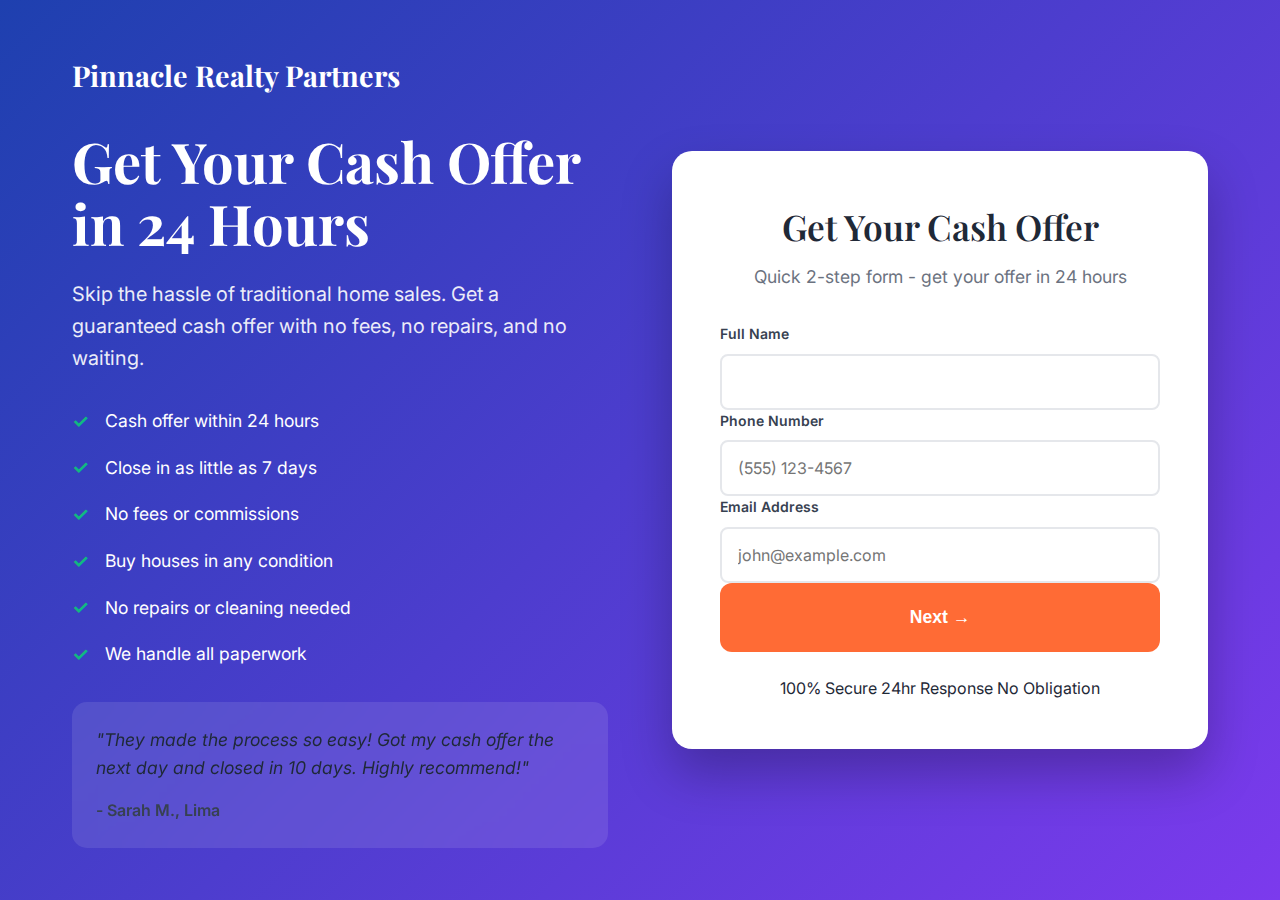
<file: get-cash-offer.html>
<!DOCTYPE html>
<html lang="en">
<head>
    <meta charset="UTF-8">
    <meta name="viewport" content="width=device-width, initial-scale=1.0">
    <title>Get Your Cash Offer Today | Pinnacle Realty Partners</title>
    <meta name="description" content="Get a guaranteed cash offer for your house in 24 hours. No fees, no repairs, no hassle. Fill out our form and we'll contact you within hours.">
    <meta name="robots" content="index, follow">
    <meta name="keywords" content="cash offer house, sell house fast, guaranteed cash offer, house buyers, quick sale">
    <meta name="author" content="Pinnacle Realty Partners LLC">
    <link rel="canonical" href="https://pinnaclerealtypartners.com/get-cash-offer.html">
    
    <!-- Open Graph -->
    <meta property="og:title" content="Get Your Cash Offer Today | Pinnacle Realty Partners">
    <meta property="og:description" content="Get a guaranteed cash offer for your house in 24 hours. No fees, no repairs, no hassle.">
    <meta property="og:type" content="website">
    <meta property="og:url" content="https://pinnaclerealtypartners.com/get-cash-offer.html">
    <meta property="og:image" content="https://pinnaclerealtypartners.com/images/og-image.jpg">
    
    <!-- Favicon -->
    <link rel="icon" type="image/svg+xml" href="data:image/svg+xml,<svg xmlns='http://www.w3.org/2000/svg' viewBox='0 0 100 100'><text y='.9em' font-size='90'>🏠</text></svg>">
    
    <!-- Fonts -->
    <link rel="preconnect" href="https://fonts.googleapis.com">
    <link rel="preconnect" href="https://fonts.gstatic.com" crossorigin>
    <link href="https://fonts.googleapis.com/css2?family=Inter:wght@300;400;500;600;700;800&family=Playfair+Display:wght@400;500;600;700&display=swap" rel="stylesheet">
    
    <!-- Resource hints -->
    <link rel="dns-prefetch" href="//api.airtable.com">
    
    <!-- Google reCAPTCHA v3 -->
    <script src="https://www.google.com/recaptcha/api.js?render=6Lfl1YwrAAAAAMCP-PNEjjcP5EM7zmOyxtEq8jTp" async defer></script>
    
    <!-- Google tag (gtag.js) -->
    <script async src="https://www.googletagmanager.com/gtag/js?id=AW-17389808442"></script>
    <script>
      window.dataLayer = window.dataLayer || [];
      function gtag(){dataLayer.push(arguments);}
      gtag('js', new Date());

      gtag('config', 'AW-17389808442');
    </script>
    
    <!-- CSS from main styles -->
    <link rel="stylesheet" href="styles.css">
    
    <style>
        /* Page-specific overrides for focused lead page */
        body {
            background: linear-gradient(135deg, #1e40af 0%, #7c3aed 100%);
            min-height: 100vh;
            margin: 0;
            font-family: 'Inter', sans-serif;
        }
        
        .lead-page-container {
            max-width: 1200px;
            margin: 0 auto;
            padding: 2rem;
            display: grid;
            grid-template-columns: 1fr 1fr;
            gap: 4rem;
            align-items: center;
            min-height: 100vh;
        }
        
        .content-section {
            color: white;
        }
        
        .logo {
            font-family: 'Playfair Display', serif;
            font-size: 1.8rem;
            font-weight: 700;
            margin-bottom: 2rem;
            color: white;
        }
        
        .headline {
            font-family: 'Playfair Display', serif;
            font-size: 3.5rem;
            font-weight: 700;
            line-height: 1.1;
            margin-bottom: 1.5rem;
            color: white;
        }
        
        .subheadline {
            font-size: 1.25rem;
            margin-bottom: 2rem;
            opacity: 0.9;
        }
        
        .benefits {
            list-style: none;
            margin-bottom: 2rem;
            padding: 0;
        }
        
        .benefits li {
            margin-bottom: 1rem;
            display: flex;
            align-items: center;
            font-size: 1.1rem;
        }
        
        .benefits li::before {
            content: "✓";
            color: #10b981;
            font-weight: bold;
            margin-right: 1rem;
            font-size: 1.2rem;
        }
        
        .testimonial {
            background: rgba(255, 255, 255, 0.1);
            padding: 1.5rem;
            border-radius: 15px;
            margin-top: 2rem;
            backdrop-filter: blur(10px);
        }
        
        .testimonial-text {
            font-style: italic;
            margin-bottom: 1rem;
            font-size: 1.1rem;
            color: #1f2937;
        }
        
        .testimonial-author {
            font-weight: 600;
            color: #374151;
        }
        
        /* Form section styling to match homepage */
        .form-section {
            background: white;
            padding: 3rem;
            border-radius: 20px;
            box-shadow: 0 25px 50px rgba(0, 0, 0, 0.25);
        }
        
        .form-header h3 {
            font-family: 'Playfair Display', serif;
            font-size: 2.2rem;
            font-weight: 600;
            margin-bottom: 0.5rem;
            color: #1f2937;
            text-align: center;
        }
        
        .form-header p {
            text-align: center;
            color: #6b7280;
            margin-bottom: 2rem;
            font-size: 1.1rem;
        }
        
        @media (max-width: 768px) {
            .lead-page-container {
                grid-template-columns: 1fr;
                gap: 2rem;
                padding: 1rem;
            }
            
            .headline {
                font-size: 2.5rem;
            }
            
            .form-section {
                padding: 2rem;
            }
        }
    </style>
</head>
<body>
    <div class="lead-page-container">
        <div class="content-section">
            <div class="logo">Pinnacle Realty Partners</div>
            
            <h1 class="headline">Get Your Cash Offer in 24 Hours</h1>
            
            <p class="subheadline">
                Skip the hassle of traditional home sales. Get a guaranteed cash offer with no fees, no repairs, and no waiting.
            </p>
            
            <ul class="benefits">
                <li>Cash offer within 24 hours</li>
                <li>Close in as little as 7 days</li>
                <li>No fees or commissions</li>
                <li>Buy houses in any condition</li>
                <li>No repairs or cleaning needed</li>
                <li>We handle all paperwork</li>
            </ul>
            
            <div class="testimonial">
                <div class="testimonial-text">
                    "They made the process so easy! Got my cash offer the next day and closed in 10 days. Highly recommend!"
                </div>
                <div class="testimonial-author">- Sarah M., Lima</div>
            </div>
        </div>
        
        <div class="form-section">
            <div class="form-header">
                <h3>Get Your Cash Offer</h3>
                <p>Quick 2-step form - get your offer in 24 hours</p>
            </div>
            
            <form id="main-form" class="lead-form">
                <!-- Step 1: Contact Information -->
                <div class="form-step active" id="step-1">
                    <!-- Honeypot field (hidden from users, visible to bots) -->
                    <div class="form-group" style="display: none;">
                        <label for="website">Website</label>
                        <input type="text" id="website" name="website" tabindex="-1" autocomplete="off">
                    </div>
                    
                    <div class="form-group">
                        <label for="fullName">Full Name</label>
                        <input type="text" id="fullName" name="fullName" required>
                    </div>
                    <div class="form-group">
                        <label for="phone">Phone Number</label>
                        <input type="tel" id="phone" name="phone" 
                               pattern="[\d\s\-\.\(\)]{10,}" 
                               placeholder="(555) 123-4567" 
                               title="Please enter a valid phone number (e.g., 555-123-4567)" 
                               required>
                    </div>
                    <div class="form-group">
                        <label for="email">Email Address</label>
                        <input type="email" id="email" name="email" 
                               pattern="[a-z0-9._%+\-]+@[a-z0-9.\-]+\.[a-z]{2,}$" 
                               placeholder="john@example.com" 
                               title="Please enter a valid email address" 
                               required>
                    </div>
                    <button type="button" class="form-next-btn" id="next-btn">
                        Next →
                    </button>
                </div>

                <!-- Step 2: Property Information -->
                <div class="form-step" id="step-2">
                    <div class="form-group">
                        <label for="address">Property Address</label>
                        <input type="text" id="address" name="address" placeholder="123 Main St" required>
                    </div>
                    <div class="form-group">
                        <label for="city">City</label>
                        <input type="text" id="city" name="city" placeholder="Atlanta" required>
                    </div>
                    <div class="form-row">
                        <div class="form-group">
                            <label for="state">State</label>
                            <input type="text" id="state" name="state" placeholder="GA" required>
                        </div>
                        <div class="form-group">
                            <label for="zipCode">ZIP Code</label>
                            <input type="text" id="zipCode" name="zipCode" placeholder="30318" required>
                        </div>
                    </div>
                    <div class="form-group">
                        <label for="yearBuilt">Year Built</label>
                        <input type="number" id="yearBuilt" name="yearBuilt" min="1800" max="2024" placeholder="e.g. 1995" required>
                    </div>
                    <div class="form-group">
                        <label for="condition">Property Condition</label>
                        <select id="condition" name="condition" required>
                            <option value="">Select condition</option>
                            <option value="Excellent">Excellent</option>
                            <option value="Good">Good</option>
                            <option value="Fair">Fair</option>
                            <option value="Poor">Poor</option>
                        </select>
                    </div>
                    <div class="form-row">
                        <div class="form-group">
                            <label for="bedrooms">Bedrooms</label>
                            <select id="bedrooms" name="bedrooms" required>
                                <option value="">Select bedrooms</option>
                                <option value="1">1</option>
                                <option value="2">2</option>
                                <option value="3">3</option>
                                <option value="4">4</option>
                                <option value="5">5</option>
                                <option value="6+">6+</option>
                            </select>
                        </div>
                        <div class="form-group">
                            <label for="bathrooms">Bathrooms</label>
                            <select id="bathrooms" name="bathrooms" required>
                                <option value="">Select bathrooms</option>
                                <option value="1">1</option>
                                <option value="1.5">1.5</option>
                                <option value="2">2</option>
                                <option value="2.5">2.5</option>
                                <option value="3">3</option>
                                <option value="3.5">3.5</option>
                                <option value="4">4</option>
                                <option value="4.5">4.5</option>
                                <option value="5+">5+</option>
                            </select>
                        </div>
                    </div>
                    <div class="form-group">
                        <label for="notes">Additional Information</label>
                        <textarea id="notes" name="notes" rows="3" placeholder="Tell us about any additional features like pool, deck, additions, or major issues that might affect the value..."></textarea>
                    </div>
                    <div class="form-buttons">
                        <button type="button" class="form-back-btn" id="back-btn">
                            ← Back
                        </button>
                        <button type="submit" class="form-submit-btn">
                            Get My Cash Offer
                            <div class="btn-loading">
                                <div class="loading-spinner"></div>
                            </div>
                        </button>
                    </div>
                </div>
            </form>
            
            <div class="form-footer">
                <div class="trust-badges">
                    <span class="trust-badge">
                        <i class="fa fa-shield"></i>
                        100% Secure
                    </span>
                    <span class="trust-badge">
                        <i class="fa fa-clock"></i>
                        24hr Response
                    </span>
                    <span class="trust-badge">
                        <i class="fa fa-check"></i>
                        No Obligation
                    </span>
                </div>
            </div>
        </div>
    </div>

    <script>
        // Exact same JavaScript configuration as homepage
        class PinnacleWebsite {
            constructor() {
                this.form = document.getElementById('main-form');
                this.submitBtn = document.querySelector('.form-submit-btn');
                this.nextBtn = document.getElementById('next-btn');
                this.backBtn = document.getElementById('back-btn');
                this.loadingSpinner = document.querySelector('.btn-loading');
                this.currentStep = 1;
                
                // Spam Protection
                this.formLoadTime = Date.now();
                this.minSubmissionTime = 3000; // 3 seconds minimum
                this.lastSubmissionTime = parseInt(localStorage.getItem('lastSubmissionTime') || '0');
                this.submissionCooldown = 300000; // 5 minutes between submissions
                
                // Configuration for Airtable - EXACT SAME AS HOMEPAGE
                this.airtableConfig = {
                    baseId: 'appGD58Yy4rFpOBTH', // Your Real Estate CRM Base ID
                    tableName: 'Sellers', // Try simplified name first
                    apiKey: 'pathILgUNCrGIfi2t.5e67689539c4607c69f110dce00cf2022511c813f4aead8a1ab6d03b4face79f' // Your API key
                };
                
                // reCAPTCHA Configuration
                window.recaptchaSiteKey = '6Lfl1YwrAAAAAMCP-PNEjjcP5EM7zmOyxtEq8jTp';
                
                this.init();
            }

            init() {
                this.setupEventListeners();
                this.setupFormValidation();
            }

            setupEventListeners() {
                // Form submission
                if (this.form) {
                    this.form.addEventListener('submit', this.handleFormSubmit.bind(this));
                }

                // Step navigation
                if (this.nextBtn) {
                    this.nextBtn.addEventListener('click', this.nextStep.bind(this));
                }

                if (this.backBtn) {
                    this.backBtn.addEventListener('click', this.prevStep.bind(this));
                }
            }

            setupFormValidation() {
                // Real-time validation for better UX
                const inputs = this.form.querySelectorAll('input, select, textarea');
                inputs.forEach(input => {
                    input.addEventListener('blur', this.validateField.bind(this));
                    input.addEventListener('input', this.clearFieldError.bind(this));
                });
            }

            validateField(e) {
                const field = e.target;
                const value = field.value.trim();
                
                // Remove any existing error styling
                field.classList.remove('error');
                
                // Check if required field is empty
                if (field.hasAttribute('required') && !value) {
                    this.showFieldError(field, 'This field is required');
                    return false;
                }
                
                // Specific validations
                switch (field.type) {
                    case 'email':
                        if (value && !this.isValidEmail(value)) {
                            this.showFieldError(field, 'Please enter a valid email address');
                            return false;
                        }
                        break;
                    case 'tel':
                        if (value && !this.isValidPhone(value)) {
                            this.showFieldError(field, 'Please enter a valid phone number');
                            return false;
                        }
                        break;
                }
                
                return true;
            }

            showFieldError(field, message) {
                field.classList.add('error');
                // You could add error message display here
            }

            clearFieldError(e) {
                e.target.classList.remove('error');
            }

            isValidEmail(email) {
                const emailRegex = /^[^\s@]+@[^\s@]+\.[^\s@]+$/;
                return emailRegex.test(email);
            }

            isValidPhone(phone) {
                const phoneRegex = /^[\d\s\-\.\(\)]{10,}$/;
                return phoneRegex.test(phone);
            }

            nextStep() {
                if (this.validateCurrentStep()) {
                    this.currentStep = 2;
                    this.updateStepDisplay();
                }
            }

            prevStep() {
                this.currentStep = 1;
                this.updateStepDisplay();
            }

            validateCurrentStep() {
                const currentStepElement = document.getElementById(`step-${this.currentStep}`);
                const requiredFields = currentStepElement.querySelectorAll('input[required], select[required]');
                let isValid = true;

                requiredFields.forEach(field => {
                    if (!this.validateField({ target: field })) {
                        isValid = false;
                    }
                });

                return isValid;
            }

            updateStepDisplay() {
                const step1 = document.getElementById('step-1');
                const step2 = document.getElementById('step-2');

                if (this.currentStep === 1) {
                    step1.classList.add('active');
                    step2.classList.remove('active');
                } else {
                    step1.classList.remove('active');
                    step2.classList.add('active');
                }
            }

            async handleFormSubmit(e) {
                e.preventDefault();
                
                // Check honeypot
                const honeypotField = document.getElementById('website');
                if (honeypotField && honeypotField.value) {
                    console.log('Bot detected via honeypot');
                    return false;
                }
                
                // Validate submission timing
                const currentTime = Date.now();
                if (currentTime - this.formLoadTime < this.minSubmissionTime) {
                    alert('Please take a moment to fill out the form completely.');
                    return false;
                }
                
                // Check submission cooldown
                if (currentTime - this.lastSubmissionTime < this.submissionCooldown) {
                    alert('Please wait before submitting another form.');
                    return false;
                }
                
                // Validate all fields
                if (!this.validateCurrentStep()) {
                    return false;
                }
                
                this.showLoading(true);
                
                try {
                    const formData = this.collectFormData();
                    
                    // Execute reCAPTCHA
                    const token = await this.executeRecaptcha();
                    formData.recaptchaToken = token;
                    
                    // Submit to Airtable
                    await this.submitToAirtable(formData);
                    
                    // Store submission time
                    localStorage.setItem('lastSubmissionTime', currentTime.toString());
                    
                    // Redirect to thank you page
                    window.location.href = 'thank-you.html';
                    
                } catch (error) {
                    console.error('Form submission error:', error);
                    alert('There was an error submitting your form. Please try again.');
                    this.showLoading(false);
                }
            }

            collectFormData() {
                const formData = new FormData(this.form);
                const data = {};
                
                for (let [key, value] of formData.entries()) {
                    data[key] = value;
                }
                
                // Add metadata
                data.submissionDate = new Date().toISOString();
                data.source = 'Get Cash Offer Page';
                data.userAgent = navigator.userAgent;
                data.referrer = document.referrer;
                
                return data;
            }

            async executeRecaptcha() {
                return new Promise((resolve, reject) => {
                    if (typeof grecaptcha === 'undefined') {
                        reject(new Error('reCAPTCHA not loaded'));
                        return;
                    }
                    
                    grecaptcha.ready(() => {
                        grecaptcha.execute(window.recaptchaSiteKey, { action: 'submit' })
                            .then(resolve)
                            .catch(reject);
                    });
                });
            }

            async submitToAirtable(data) {
                const url = `https://api.airtable.com/v0/${this.airtableConfig.baseId}/${encodeURIComponent(this.airtableConfig.tableName)}`;
                
                const airtableRecord = {
                    fields: {
                        'Full Name': data.fullName || '',
                        'Phone': data.phone || '',
                        'Email': data.email || '',
                        'Address': data.address || '',
                        'City': data.city || '',
                        'State': data.state || '',
                        'ZIP Code': data.zipCode || '',
                        'Year Built': data.yearBuilt ? parseInt(data.yearBuilt) : null,
                        'Condition': data.condition || '',
                        'Bedrooms': data.bedrooms || '',
                        'Bathrooms': data.bathrooms || '',
                        'Notes': data.notes || '',
                        'Source': data.source || '',
                        'Submission Date': data.submissionDate || '',
                        'reCAPTCHA Token': data.recaptchaToken || ''
                    }
                };

                const response = await fetch(url, {
                    method: 'POST',
                    headers: {
                        'Authorization': `Bearer ${this.airtableConfig.apiKey}`,
                        'Content-Type': 'application/json',
                    },
                    body: JSON.stringify(airtableRecord)
                });

                if (!response.ok) {
                    const errorText = await response.text();
                    console.error('Airtable API error response:', errorText);
                    throw new Error(`Airtable submission failed: ${response.status} ${response.statusText}`);
                }

                return await response.json();
            }

            showLoading(show) {
                if (this.submitBtn && this.loadingSpinner) {
                    if (show) {
                        this.submitBtn.disabled = true;
                        this.loadingSpinner.style.display = 'block';
                    } else {
                        this.submitBtn.disabled = false;
                        this.loadingSpinner.style.display = 'none';
                    }
                }
            }
        }

        // Initialize when DOM is loaded
        document.addEventListener('DOMContentLoaded', () => {
            new PinnacleWebsite();
        });
    </script>
</body>
</html>
</file>
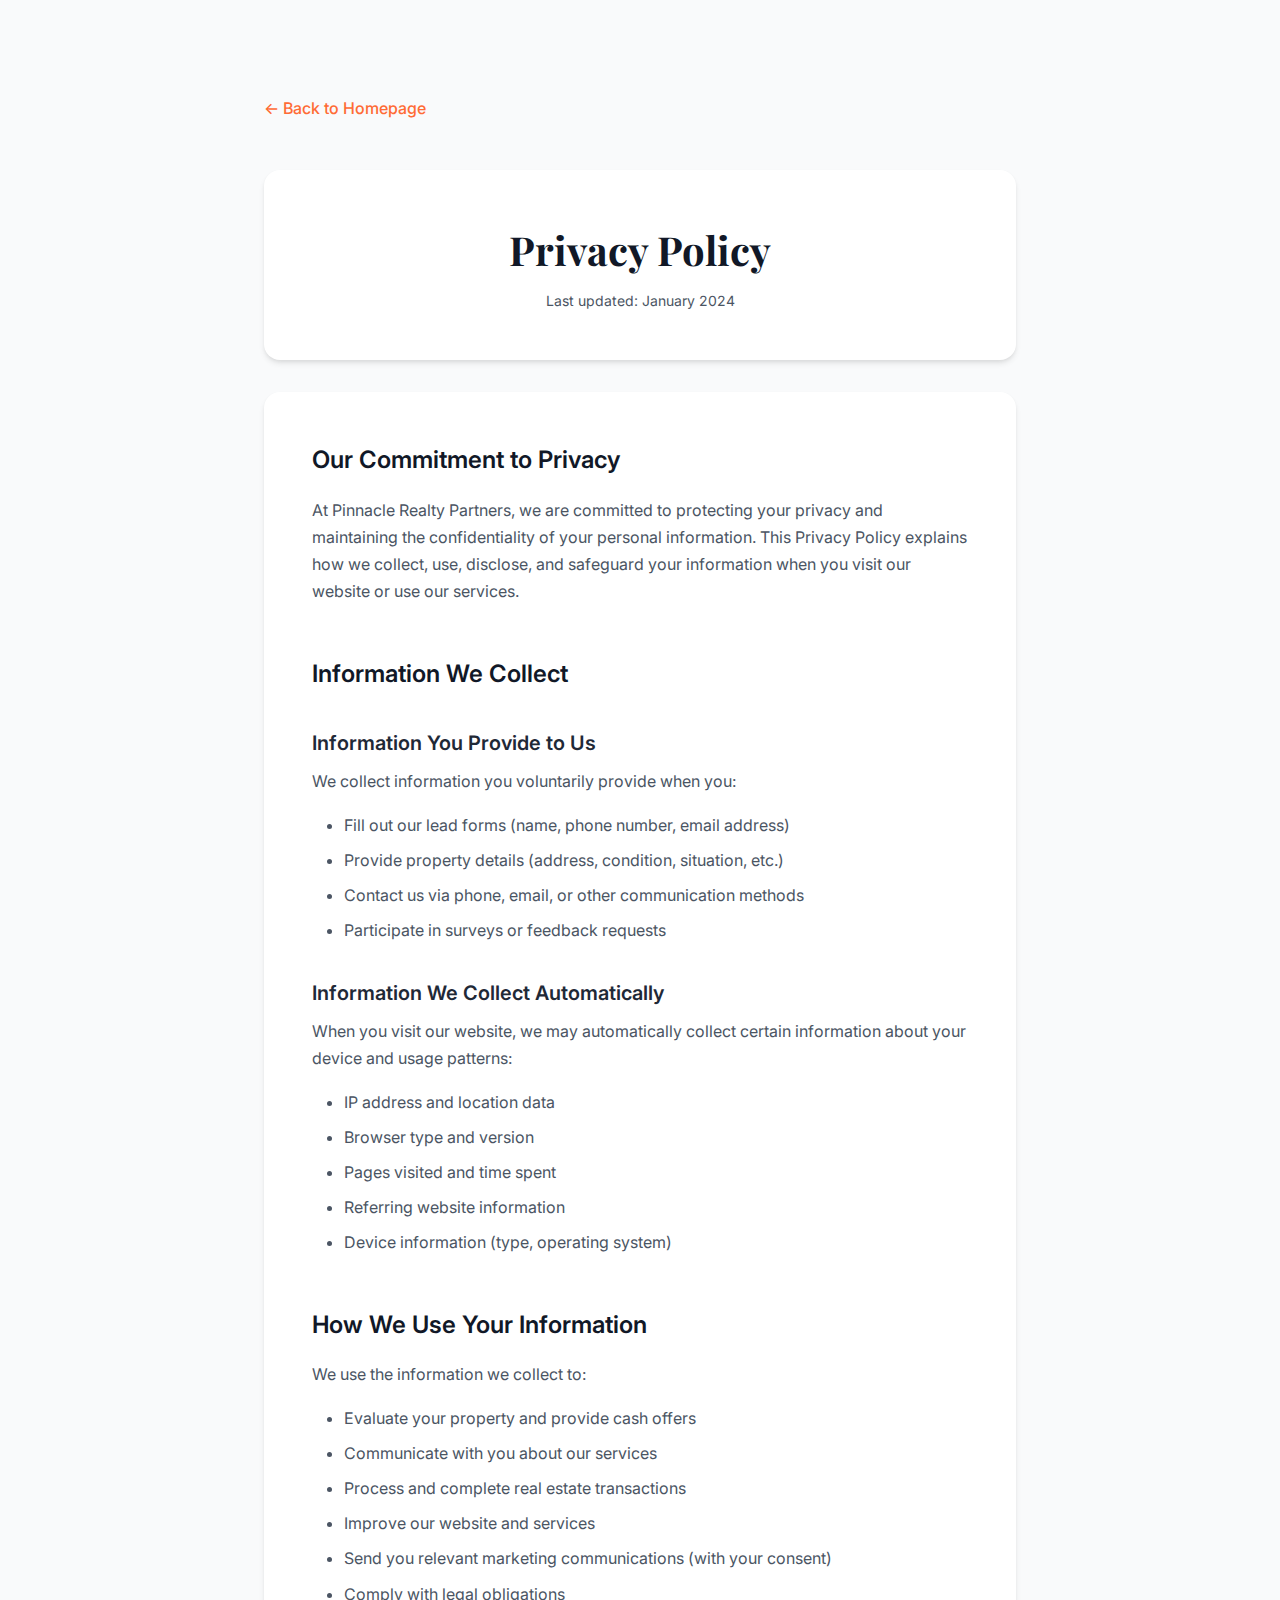
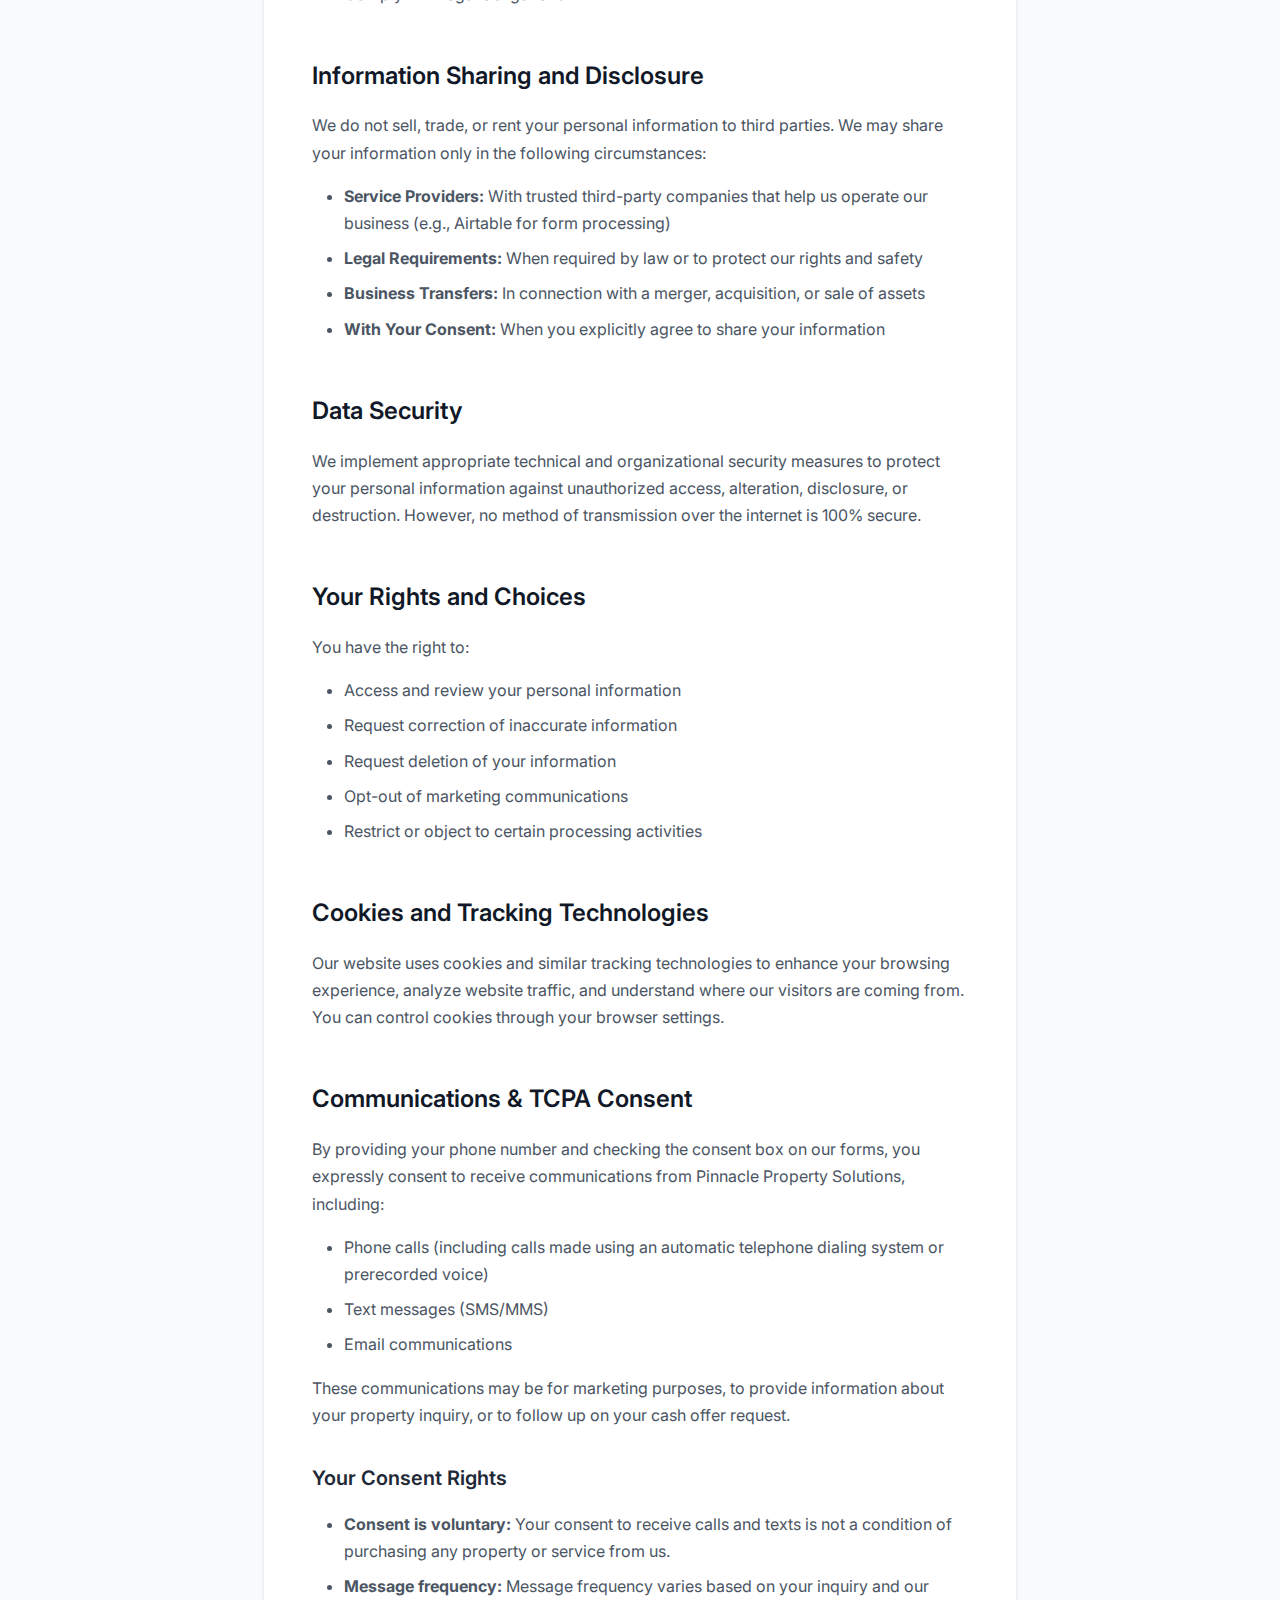
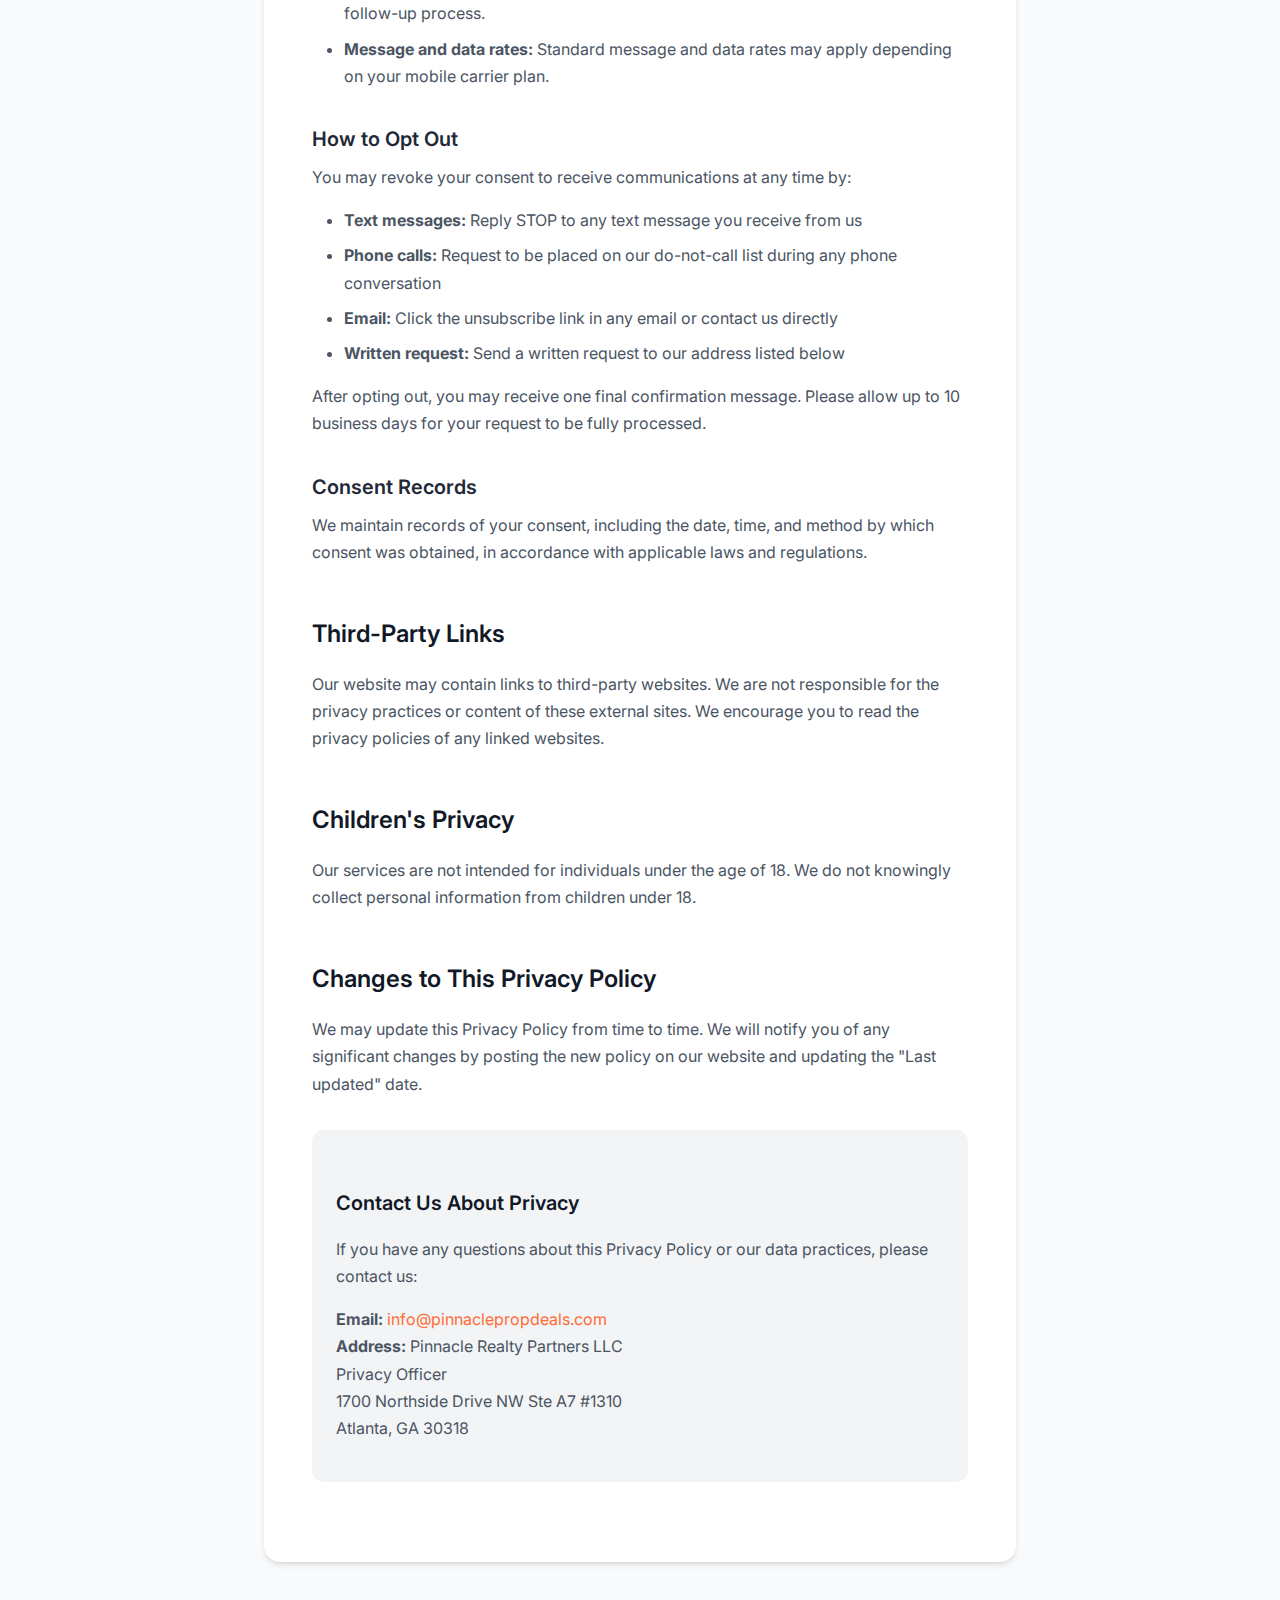
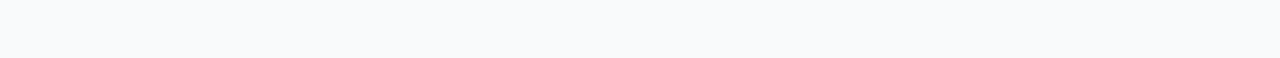
<file: privacy.html>
<!DOCTYPE html>
<html lang="en">
<head>
    <meta charset="UTF-8">
    <meta name="viewport" content="width=device-width, initial-scale=1.0">
    <title>Privacy Policy | Pinnacle Realty Partners</title>
    <meta name="description" content="Privacy Policy for Pinnacle Realty Partners - How we collect, use, and protect your personal information.">
    
    <!-- Fonts -->
    <link rel="preconnect" href="https://fonts.googleapis.com">
    <link rel="preconnect" href="https://fonts.gstatic.com" crossorigin>
    <link href="https://fonts.googleapis.com/css2?family=Inter:wght@300;400;500;600;700;800&family=Playfair+Display:wght@400;500;600;700&display=swap" rel="stylesheet">
    
    <!-- CSS -->
    <link rel="stylesheet" href="styles.css?v=2025-07-22-debug">
    
    <style>
        .legal-page {
            min-height: 100vh;
            background: var(--gray-50);
            padding: var(--space-4xl) 0;
        }
        
        .legal-container {
            max-width: 800px;
            margin: 0 auto;
            padding: 0 var(--space-lg);
        }
        
        .back-link {
            display: inline-flex;
            align-items: center;
            gap: var(--space-sm);
            color: var(--primary-orange);
            text-decoration: none;
            font-weight: 500;
            margin-bottom: var(--space-2xl);
            transition: var(--transition-fast);
        }
        
        .back-link:hover {
            color: var(--orange-dark);
            transform: translateX(-4px);
        }
        
        .legal-header {
            background: var(--white);
            padding: var(--space-2xl);
            border-radius: var(--radius-xl);
            margin-bottom: var(--space-xl);
            box-shadow: var(--shadow-md);
            text-align: center;
        }
        
        .legal-header h1 {
            font-family: var(--font-display);
            font-size: 2.5rem;
            color: var(--gray-900);
            margin-bottom: var(--space-sm);
        }
        
        .last-updated {
            color: var(--gray-600);
            font-size: 0.875rem;
        }
        
        .legal-content {
            background: var(--white);
            padding: var(--space-2xl);
            border-radius: var(--radius-xl);
            box-shadow: var(--shadow-md);
            line-height: 1.7;
        }
        
        .legal-content h2 {
            color: var(--gray-900);
            font-size: 1.5rem;
            font-weight: 600;
            margin: var(--space-2xl) 0 var(--space-md) 0;
        }
        
        .legal-content h2:first-child {
            margin-top: 0;
        }
        
        .legal-content h3 {
            color: var(--gray-800);
            font-size: 1.25rem;
            font-weight: 600;
            margin: var(--space-xl) 0 var(--space-sm) 0;
        }
        
        .legal-content p {
            color: var(--gray-600);
            margin-bottom: var(--space-md);
        }
        
        .legal-content ul, .legal-content ol {
            margin: var(--space-md) 0;
            padding-left: var(--space-xl);
        }
        
        .legal-content li {
            color: var(--gray-600);
            margin-bottom: var(--space-sm);
        }
        
        .legal-content a {
            color: var(--primary-orange);
            text-decoration: none;
        }
        
        .legal-content a:hover {
            text-decoration: underline;
        }
        
        .contact-section {
            background: var(--gray-100);
            padding: var(--space-lg);
            border-radius: var(--radius-lg);
            margin: var(--space-xl) 0;
        }
        
        .contact-section h3 {
            color: var(--gray-900);
            margin-bottom: var(--space-md);
        }
    </style>
    <!-- Google tag (gtag.js) -->
    <script async src="https://www.googletagmanager.com/gtag/js?id=AW-17389808442"></script>
    <script>
      window.dataLayer = window.dataLayer || [];
      function gtag(){dataLayer.push(arguments);}
      gtag('js', new Date());

      gtag('config', 'AW-17389808442');
    </script>
</head>
<body>
    <section class="legal-page">
        <div class="legal-container">
            <a href="index.html" class="back-link">
                ← Back to Homepage
            </a>
            
            <div class="legal-header">
                <h1>Privacy Policy</h1>
                <p class="last-updated">Last updated: January 2024</p>
            </div>
            
            <div class="legal-content">
                <h2>Our Commitment to Privacy</h2>
                <p>At Pinnacle Realty Partners, we are committed to protecting your privacy and maintaining the confidentiality of your personal information. This Privacy Policy explains how we collect, use, disclose, and safeguard your information when you visit our website or use our services.</p>
                
                <h2>Information We Collect</h2>
                
                <h3>Information You Provide to Us</h3>
                <p>We collect information you voluntarily provide when you:</p>
                <ul>
                    <li>Fill out our lead forms (name, phone number, email address)</li>
                    <li>Provide property details (address, condition, situation, etc.)</li>
                    <li>Contact us via phone, email, or other communication methods</li>
                    <li>Participate in surveys or feedback requests</li>
                </ul>
                
                <h3>Information We Collect Automatically</h3>
                <p>When you visit our website, we may automatically collect certain information about your device and usage patterns:</p>
                <ul>
                    <li>IP address and location data</li>
                    <li>Browser type and version</li>
                    <li>Pages visited and time spent</li>
                    <li>Referring website information</li>
                    <li>Device information (type, operating system)</li>
                </ul>
                
                <h2>How We Use Your Information</h2>
                <p>We use the information we collect to:</p>
                <ul>
                    <li>Evaluate your property and provide cash offers</li>
                    <li>Communicate with you about our services</li>
                    <li>Process and complete real estate transactions</li>
                    <li>Improve our website and services</li>
                    <li>Send you relevant marketing communications (with your consent)</li>
                    <li>Comply with legal obligations</li>
                </ul>
                
                <h2>Information Sharing and Disclosure</h2>
                <p>We do not sell, trade, or rent your personal information to third parties. We may share your information only in the following circumstances:</p>
                <ul>
                    <li><strong>Service Providers:</strong> With trusted third-party companies that help us operate our business (e.g., Airtable for form processing)</li>
                    <li><strong>Legal Requirements:</strong> When required by law or to protect our rights and safety</li>
                    <li><strong>Business Transfers:</strong> In connection with a merger, acquisition, or sale of assets</li>
                    <li><strong>With Your Consent:</strong> When you explicitly agree to share your information</li>
                </ul>
                
                <h2>Data Security</h2>
                <p>We implement appropriate technical and organizational security measures to protect your personal information against unauthorized access, alteration, disclosure, or destruction. However, no method of transmission over the internet is 100% secure.</p>
                
                <h2>Your Rights and Choices</h2>
                <p>You have the right to:</p>
                <ul>
                    <li>Access and review your personal information</li>
                    <li>Request correction of inaccurate information</li>
                    <li>Request deletion of your information</li>
                    <li>Opt-out of marketing communications</li>
                    <li>Restrict or object to certain processing activities</li>
                </ul>
                
                <h2>Cookies and Tracking Technologies</h2>
                <p>Our website uses cookies and similar tracking technologies to enhance your browsing experience, analyze website traffic, and understand where our visitors are coming from. You can control cookies through your browser settings.</p>

                <h2>Communications & TCPA Consent</h2>
                <p>By providing your phone number and checking the consent box on our forms, you expressly consent to receive communications from Pinnacle Property Solutions, including:</p>
                <ul>
                    <li>Phone calls (including calls made using an automatic telephone dialing system or prerecorded voice)</li>
                    <li>Text messages (SMS/MMS)</li>
                    <li>Email communications</li>
                </ul>
                <p>These communications may be for marketing purposes, to provide information about your property inquiry, or to follow up on your cash offer request.</p>

                <h3>Your Consent Rights</h3>
                <ul>
                    <li><strong>Consent is voluntary:</strong> Your consent to receive calls and texts is not a condition of purchasing any property or service from us.</li>
                    <li><strong>Message frequency:</strong> Message frequency varies based on your inquiry and our follow-up process.</li>
                    <li><strong>Message and data rates:</strong> Standard message and data rates may apply depending on your mobile carrier plan.</li>
                </ul>

                <h3>How to Opt Out</h3>
                <p>You may revoke your consent to receive communications at any time by:</p>
                <ul>
                    <li><strong>Text messages:</strong> Reply STOP to any text message you receive from us</li>
                    <li><strong>Phone calls:</strong> Request to be placed on our do-not-call list during any phone conversation</li>
                    <li><strong>Email:</strong> Click the unsubscribe link in any email or contact us directly</li>
                    <li><strong>Written request:</strong> Send a written request to our address listed below</li>
                </ul>
                <p>After opting out, you may receive one final confirmation message. Please allow up to 10 business days for your request to be fully processed.</p>

                <h3>Consent Records</h3>
                <p>We maintain records of your consent, including the date, time, and method by which consent was obtained, in accordance with applicable laws and regulations.</p>
                
                <h2>Third-Party Links</h2>
                <p>Our website may contain links to third-party websites. We are not responsible for the privacy practices or content of these external sites. We encourage you to read the privacy policies of any linked websites.</p>
                
                <h2>Children's Privacy</h2>
                <p>Our services are not intended for individuals under the age of 18. We do not knowingly collect personal information from children under 18.</p>
                
                <h2>Changes to This Privacy Policy</h2>
                <p>We may update this Privacy Policy from time to time. We will notify you of any significant changes by posting the new policy on our website and updating the "Last updated" date.</p>
                
                <div class="contact-section">
                    <h3>Contact Us About Privacy</h3>
                    <p>If you have any questions about this Privacy Policy or our data practices, please contact us:</p>
                    <p>
                        <strong>Email:</strong> <a href="mailto:info@pinnaclepropdeals.com">info@pinnaclepropdeals.com</a><br>
                        <strong>Address:</strong> Pinnacle Realty Partners LLC<br>
                        Privacy Officer<br>
                        1700 Northside Drive NW Ste A7 #1310<br>
                        Atlanta, GA 30318
                    </p>
                </div>
            </div>
        </div>
    </section>
    
    <!-- Cookie Consent Banner -->
    <div id="cookieConsent" class="cookie-consent" style="display: none;">
        <div class="cookie-consent-content">
            <div class="cookie-text">
                <h4>🍪 Cookie Notice</h4>
                <p>We use cookies to enhance your browsing experience, analyze site traffic, and personalize content. By clicking "Accept All", you consent to our use of cookies. <a href="/privacy.html" class="cookie-link">Learn more</a></p>
            </div>
            <div class="cookie-buttons">
                <button id="acceptCookies" class="btn-cookie-accept">Accept All</button>
                <button id="manageCookies" class="btn-cookie-manage">Manage Preferences</button>
                <button id="rejectCookies" class="btn-cookie-reject">Reject Non-Essential</button>
            </div>
        </div>
    </div>

    <!-- Cookie Preferences Modal -->
    <div id="cookieModal" class="cookie-modal" style="display: none;">
        <div class="cookie-modal-content">
            <div class="cookie-modal-header">
                <h3>Cookie Preferences</h3>
                <button id="closeCookieModal" class="cookie-close">&times;</button>
            </div>
            <div class="cookie-modal-body">
                <div class="cookie-category">
                    <div class="cookie-category-header">
                        <h4>Essential Cookies</h4>
                        <label class="cookie-toggle">
                            <input type="checkbox" checked disabled>
                            <span class="cookie-slider"></span>
                        </label>
                    </div>
                    <p>These cookies are necessary for the website to function and cannot be switched off.</p>
                </div>
                <div class="cookie-category">
                    <div class="cookie-category-header">
                        <h4>Analytics Cookies</h4>
                        <label class="cookie-toggle">
                            <input type="checkbox" id="analyticsCookies">
                            <span class="cookie-slider"></span>
                        </label>
                    </div>
                    <p>These cookies help us understand how visitors interact with our website.</p>
                </div>
                <div class="cookie-category">
                    <div class="cookie-category-header">
                        <h4>Marketing Cookies</h4>
                        <label class="cookie-toggle">
                            <input type="checkbox" id="marketingCookies">
                            <span class="cookie-slider"></span>
                        </label>
                    </div>
                    <p>These cookies help us show you relevant advertisements.</p>
                </div>
            </div>
            <div class="cookie-modal-footer">
                <button id="savePreferences" class="btn-cookie-save">Save Preferences</button>
                <button id="acceptAllModal" class="btn-cookie-accept">Accept All</button>
            </div>
        </div>
    </div>
    
    <!-- JavaScript for email protection -->
    <script src="script.js?v=2025-07-22-debug"></script>
</body>
</html>
</file>
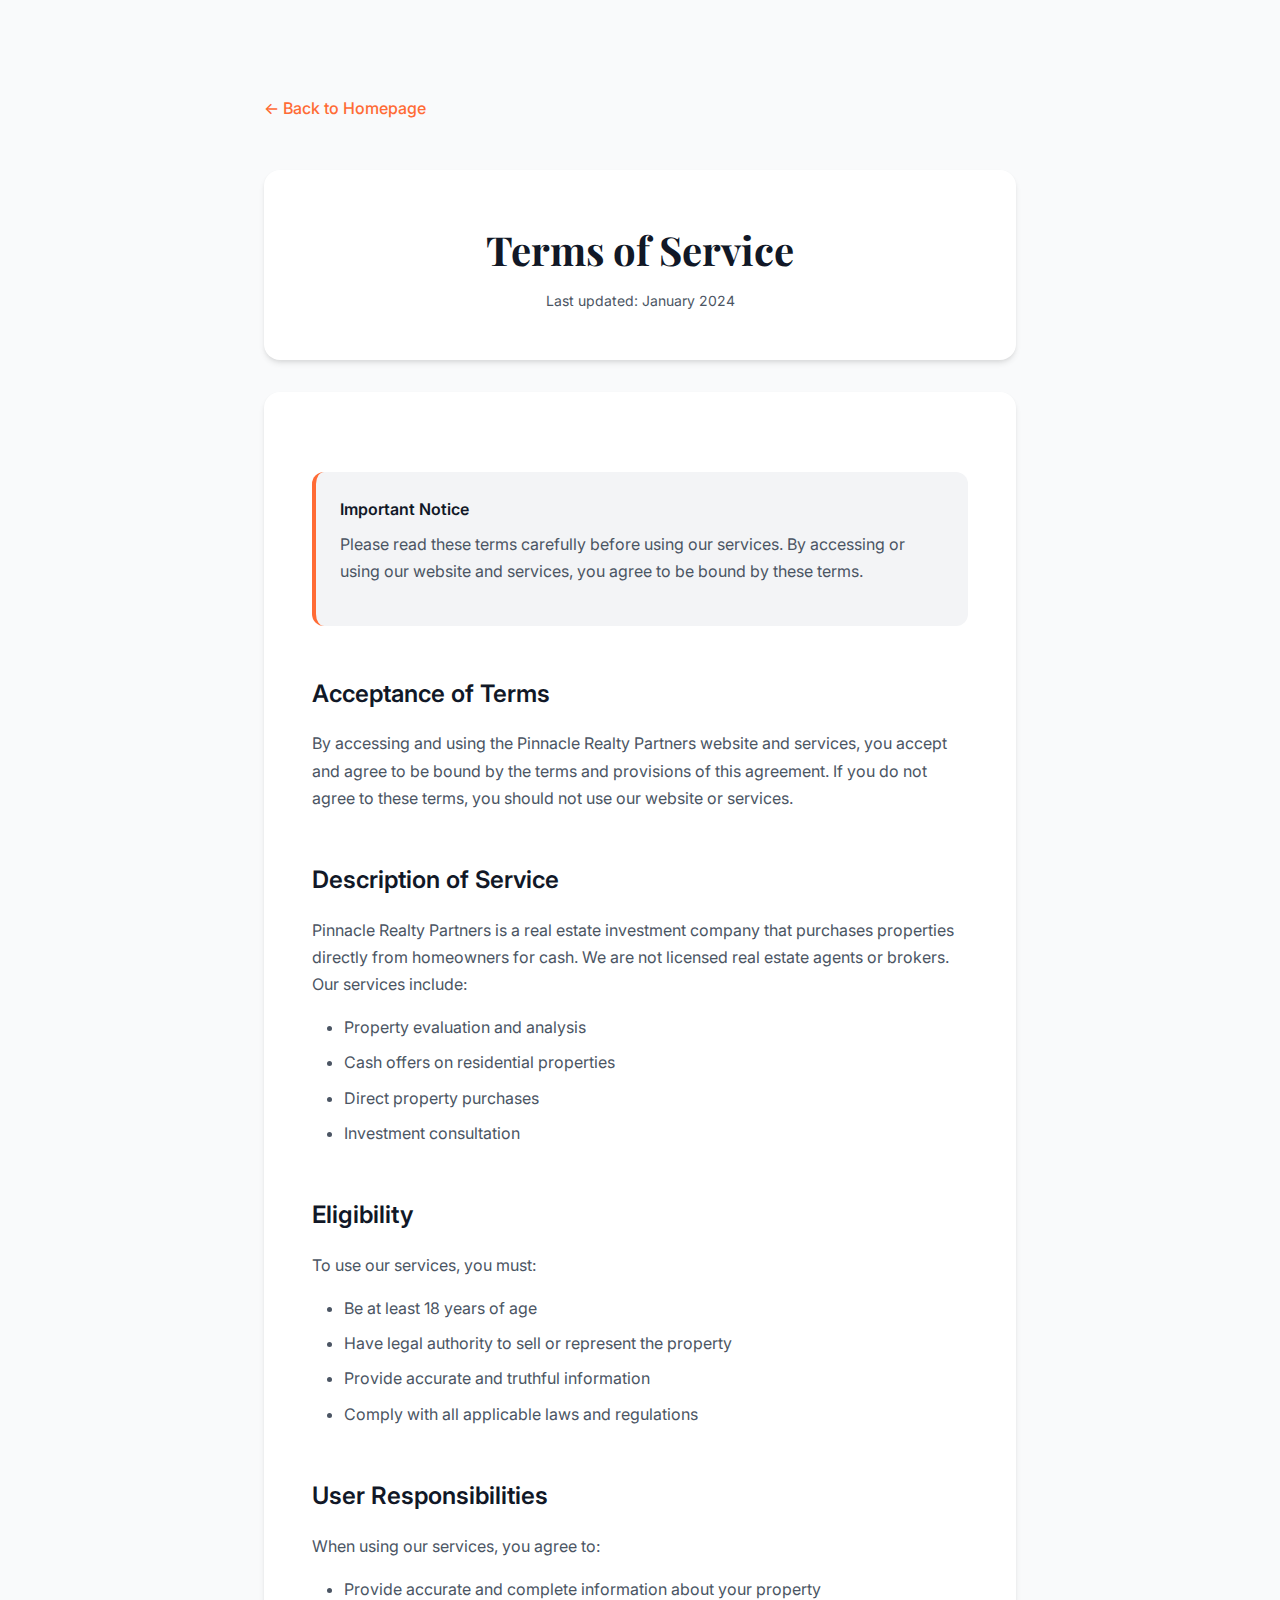
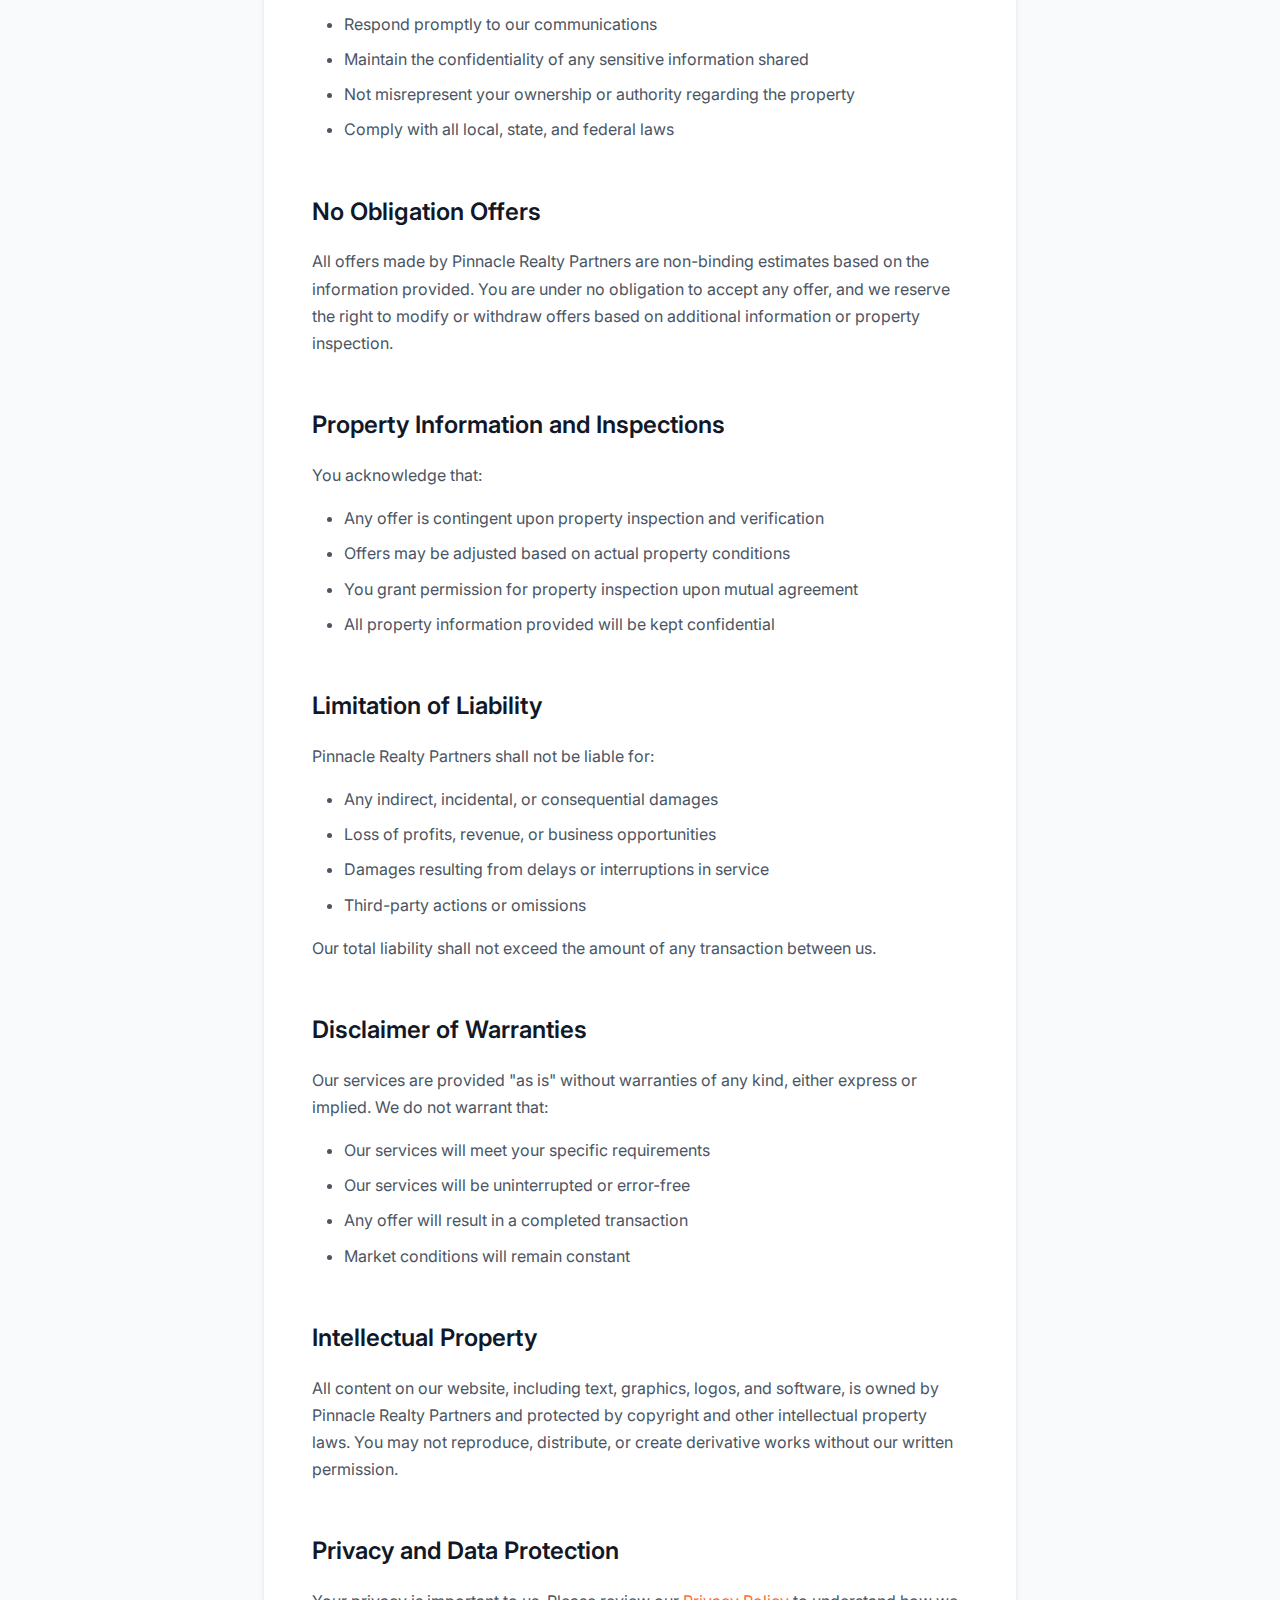
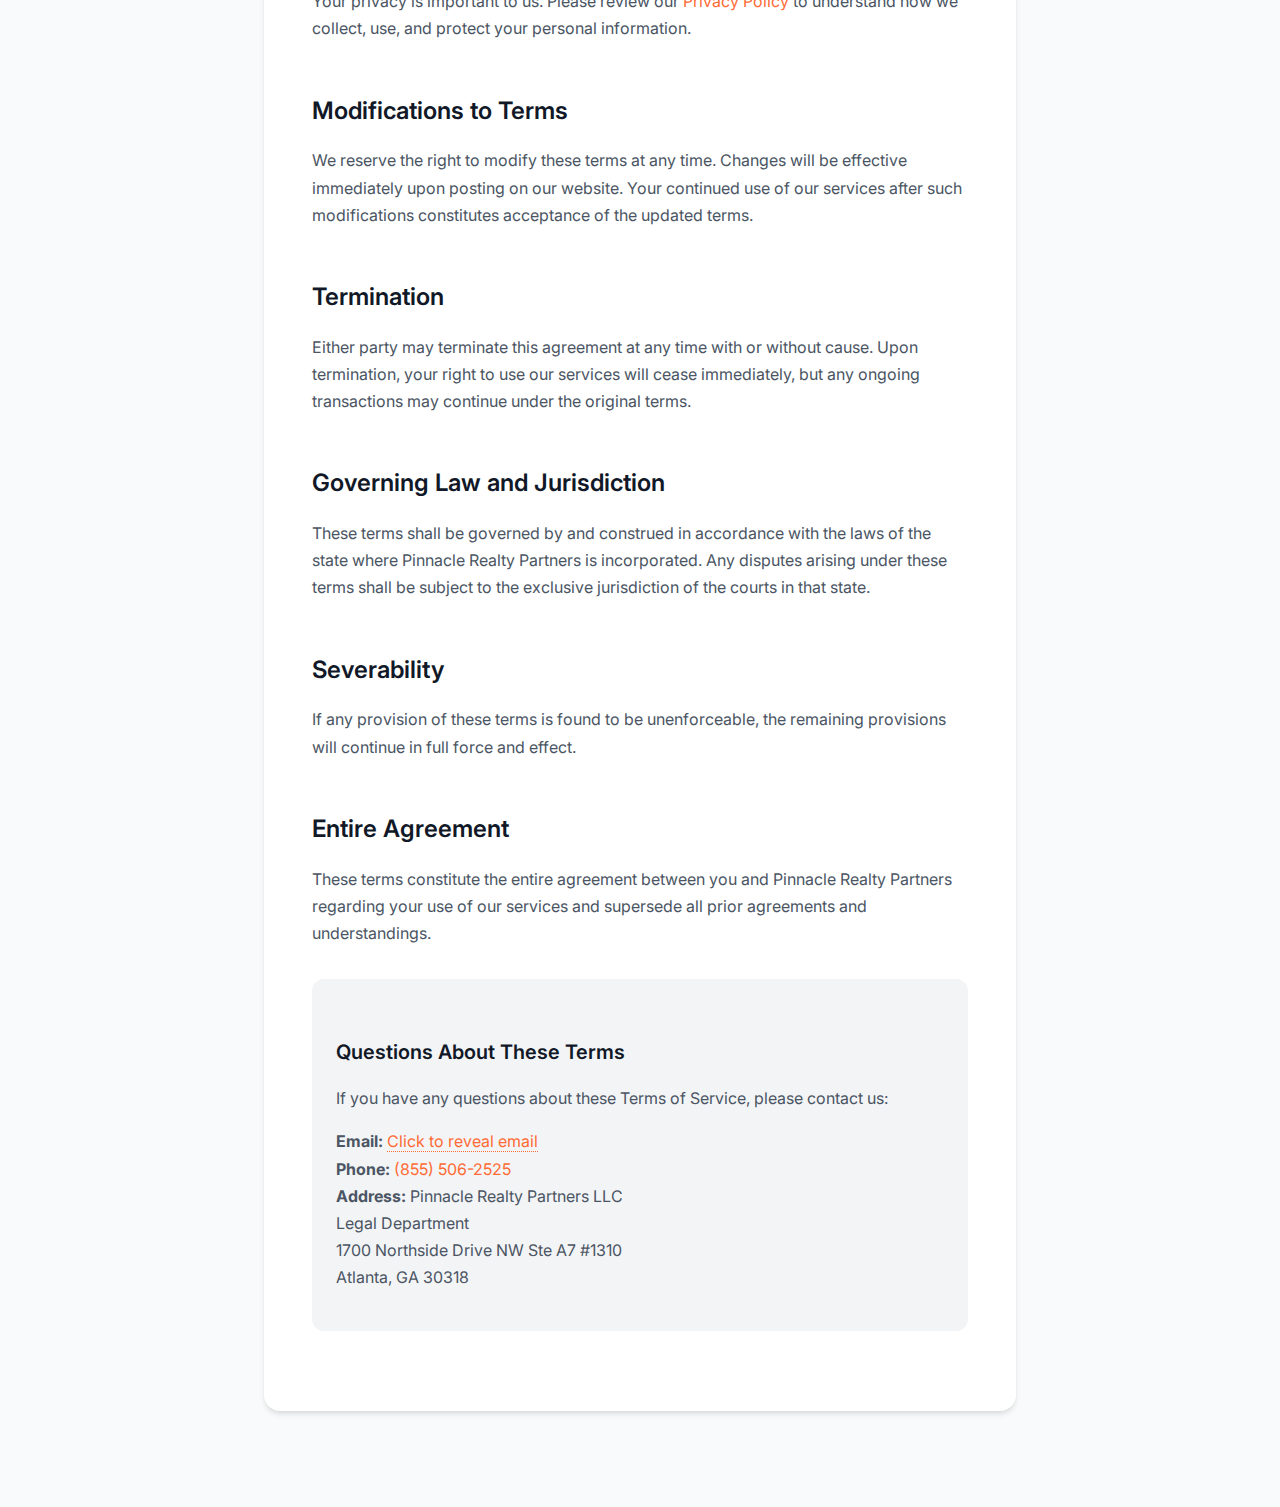
<file: terms.html>
<!DOCTYPE html>
<html lang="en">
<head>
    <meta charset="UTF-8">
    <meta name="viewport" content="width=device-width, initial-scale=1.0">
    <title>Terms of Service | Pinnacle Realty Partners</title>
    <meta name="description" content="Terms of Service for Pinnacle Realty Partners - Legal terms and conditions for using our services.">
    
    <!-- Fonts -->
    <link rel="preconnect" href="https://fonts.googleapis.com">
    <link rel="preconnect" href="https://fonts.gstatic.com" crossorigin>
    <link href="https://fonts.googleapis.com/css2?family=Inter:wght@300;400;500;600;700;800&family=Playfair+Display:wght@400;500;600;700&display=swap" rel="stylesheet">
    
    <!-- CSS -->
    <link rel="stylesheet" href="styles.css?v=2025-07-22-debug">
    
    <style>
        .legal-page {
            min-height: 100vh;
            background: var(--gray-50);
            padding: var(--space-4xl) 0;
        }
        
        .legal-container {
            max-width: 800px;
            margin: 0 auto;
            padding: 0 var(--space-lg);
        }
        
        .back-link {
            display: inline-flex;
            align-items: center;
            gap: var(--space-sm);
            color: var(--primary-orange);
            text-decoration: none;
            font-weight: 500;
            margin-bottom: var(--space-2xl);
            transition: var(--transition-fast);
        }
        
        .back-link:hover {
            color: var(--orange-dark);
            transform: translateX(-4px);
        }
        
        .legal-header {
            background: var(--white);
            padding: var(--space-2xl);
            border-radius: var(--radius-xl);
            margin-bottom: var(--space-xl);
            box-shadow: var(--shadow-md);
            text-align: center;
        }
        
        .legal-header h1 {
            font-family: var(--font-display);
            font-size: 2.5rem;
            color: var(--gray-900);
            margin-bottom: var(--space-sm);
        }
        
        .last-updated {
            color: var(--gray-600);
            font-size: 0.875rem;
        }
        
        .legal-content {
            background: var(--white);
            padding: var(--space-2xl);
            border-radius: var(--radius-xl);
            box-shadow: var(--shadow-md);
            line-height: 1.7;
        }
        
        .legal-content h2 {
            color: var(--gray-900);
            font-size: 1.5rem;
            font-weight: 600;
            margin: var(--space-2xl) 0 var(--space-md) 0;
        }
        
        .legal-content h2:first-child {
            margin-top: 0;
        }
        
        .legal-content h3 {
            color: var(--gray-800);
            font-size: 1.25rem;
            font-weight: 600;
            margin: var(--space-xl) 0 var(--space-sm) 0;
        }
        
        .legal-content p {
            color: var(--gray-600);
            margin-bottom: var(--space-md);
        }
        
        .legal-content ul, .legal-content ol {
            margin: var(--space-md) 0;
            padding-left: var(--space-xl);
        }
        
        .legal-content li {
            color: var(--gray-600);
            margin-bottom: var(--space-sm);
        }
        
        .legal-content a {
            color: var(--primary-orange);
            text-decoration: none;
        }
        
        .legal-content a:hover {
            text-decoration: underline;
        }
        
        .important-notice {
            background: var(--gray-100);
            border-left: 4px solid var(--primary-orange);
            padding: var(--space-lg);
            border-radius: var(--radius-lg);
            margin: var(--space-xl) 0;
        }
        
        .important-notice h4 {
            color: var(--gray-900);
            margin-bottom: var(--space-sm);
            font-weight: 600;
        }
        
        .contact-section {
            background: var(--gray-100);
            padding: var(--space-lg);
            border-radius: var(--radius-lg);
            margin: var(--space-xl) 0;
        }
        
        .contact-section h3 {
            color: var(--gray-900);
            margin-bottom: var(--space-md);
        }
    </style>
</head>
<body>
    <section class="legal-page">
        <div class="legal-container">
            <a href="index.html" class="back-link">
                ← Back to Homepage
            </a>
            
            <div class="legal-header">
                <h1>Terms of Service</h1>
                <p class="last-updated">Last updated: January 2024</p>
            </div>
            
            <div class="legal-content">
                <div class="important-notice">
                    <h4>Important Notice</h4>
                    <p>Please read these terms carefully before using our services. By accessing or using our website and services, you agree to be bound by these terms.</p>
                </div>
                
                <h2>Acceptance of Terms</h2>
                <p>By accessing and using the Pinnacle Realty Partners website and services, you accept and agree to be bound by the terms and provisions of this agreement. If you do not agree to these terms, you should not use our website or services.</p>
                
                <h2>Description of Service</h2>
                <p>Pinnacle Realty Partners is a real estate investment company that purchases properties directly from homeowners for cash. We are not licensed real estate agents or brokers. Our services include:</p>
                <ul>
                    <li>Property evaluation and analysis</li>
                    <li>Cash offers on residential properties</li>
                    <li>Direct property purchases</li>
                    <li>Investment consultation</li>
                </ul>
                
                <h2>Eligibility</h2>
                <p>To use our services, you must:</p>
                <ul>
                    <li>Be at least 18 years of age</li>
                    <li>Have legal authority to sell or represent the property</li>
                    <li>Provide accurate and truthful information</li>
                    <li>Comply with all applicable laws and regulations</li>
                </ul>
                
                <h2>User Responsibilities</h2>
                <p>When using our services, you agree to:</p>
                <ul>
                    <li>Provide accurate and complete information about your property</li>
                    <li>Respond promptly to our communications</li>
                    <li>Maintain the confidentiality of any sensitive information shared</li>
                    <li>Not misrepresent your ownership or authority regarding the property</li>
                    <li>Comply with all local, state, and federal laws</li>
                </ul>
                
                <h2>No Obligation Offers</h2>
                <p>All offers made by Pinnacle Realty Partners are non-binding estimates based on the information provided. You are under no obligation to accept any offer, and we reserve the right to modify or withdraw offers based on additional information or property inspection.</p>
                
                <h2>Property Information and Inspections</h2>
                <p>You acknowledge that:</p>
                <ul>
                    <li>Any offer is contingent upon property inspection and verification</li>
                    <li>Offers may be adjusted based on actual property conditions</li>
                    <li>You grant permission for property inspection upon mutual agreement</li>
                    <li>All property information provided will be kept confidential</li>
                </ul>
                
                <h2>Limitation of Liability</h2>
                <p>Pinnacle Realty Partners shall not be liable for:</p>
                <ul>
                    <li>Any indirect, incidental, or consequential damages</li>
                    <li>Loss of profits, revenue, or business opportunities</li>
                    <li>Damages resulting from delays or interruptions in service</li>
                    <li>Third-party actions or omissions</li>
                </ul>
                <p>Our total liability shall not exceed the amount of any transaction between us.</p>
                
                <h2>Disclaimer of Warranties</h2>
                <p>Our services are provided "as is" without warranties of any kind, either express or implied. We do not warrant that:</p>
                <ul>
                    <li>Our services will meet your specific requirements</li>
                    <li>Our services will be uninterrupted or error-free</li>
                    <li>Any offer will result in a completed transaction</li>
                    <li>Market conditions will remain constant</li>
                </ul>
                
                <h2>Intellectual Property</h2>
                <p>All content on our website, including text, graphics, logos, and software, is owned by Pinnacle Realty Partners and protected by copyright and other intellectual property laws. You may not reproduce, distribute, or create derivative works without our written permission.</p>
                
                <h2>Privacy and Data Protection</h2>
                <p>Your privacy is important to us. Please review our <a href="privacy.html">Privacy Policy</a> to understand how we collect, use, and protect your personal information.</p>
                
                <h2>Modifications to Terms</h2>
                <p>We reserve the right to modify these terms at any time. Changes will be effective immediately upon posting on our website. Your continued use of our services after such modifications constitutes acceptance of the updated terms.</p>
                
                <h2>Termination</h2>
                <p>Either party may terminate this agreement at any time with or without cause. Upon termination, your right to use our services will cease immediately, but any ongoing transactions may continue under the original terms.</p>
                
                <h2>Governing Law and Jurisdiction</h2>
                <p>These terms shall be governed by and construed in accordance with the laws of the state where Pinnacle Realty Partners is incorporated. Any disputes arising under these terms shall be subject to the exclusive jurisdiction of the courts in that state.</p>
                
                <h2>Severability</h2>
                <p>If any provision of these terms is found to be unenforceable, the remaining provisions will continue in full force and effect.</p>
                
                <h2>Entire Agreement</h2>
                <p>These terms constitute the entire agreement between you and Pinnacle Realty Partners regarding your use of our services and supersede all prior agreements and understandings.</p>
                
                <div class="contact-section">
                    <h3>Questions About These Terms</h3>
                    <p>If you have any questions about these Terms of Service, please contact us:</p>
                    <p>
                        <strong>Email:</strong> <a href="#" id="terms-email" onclick="revealEmail('terms-email')">Click to reveal email</a><br>
                        <strong>Phone:</strong> <a href="tel:+1-855-506-2525">(855) 506-2525</a><br>
                        <strong>Address:</strong> Pinnacle Realty Partners LLC<br>
                        Legal Department<br>
                        1700 Northside Drive NW Ste A7 #1310<br>
                        Atlanta, GA 30318
                    </p>
                </div>
            </div>
        </div>
    </section>
    
    <!-- Cookie Consent Banner -->
    <div id="cookieConsent" class="cookie-consent" style="display: none;">
        <div class="cookie-consent-content">
            <div class="cookie-text">
                <h4>🍪 Cookie Notice</h4>
                <p>We use cookies to enhance your browsing experience, analyze site traffic, and personalize content. By clicking "Accept All", you consent to our use of cookies. <a href="/privacy.html" class="cookie-link">Learn more</a></p>
            </div>
            <div class="cookie-buttons">
                <button id="acceptCookies" class="btn-cookie-accept">Accept All</button>
                <button id="manageCookies" class="btn-cookie-manage">Manage Preferences</button>
                <button id="rejectCookies" class="btn-cookie-reject">Reject Non-Essential</button>
            </div>
        </div>
    </div>

    <!-- Cookie Preferences Modal -->
    <div id="cookieModal" class="cookie-modal" style="display: none;">
        <div class="cookie-modal-content">
            <div class="cookie-modal-header">
                <h3>Cookie Preferences</h3>
                <button id="closeCookieModal" class="cookie-close">&times;</button>
            </div>
            <div class="cookie-modal-body">
                <div class="cookie-category">
                    <div class="cookie-category-header">
                        <h4>Essential Cookies</h4>
                        <label class="cookie-toggle">
                            <input type="checkbox" checked disabled>
                            <span class="cookie-slider"></span>
                        </label>
                    </div>
                    <p>These cookies are necessary for the website to function and cannot be switched off.</p>
                </div>
                <div class="cookie-category">
                    <div class="cookie-category-header">
                        <h4>Analytics Cookies</h4>
                        <label class="cookie-toggle">
                            <input type="checkbox" id="analyticsCookies">
                            <span class="cookie-slider"></span>
                        </label>
                    </div>
                    <p>These cookies help us understand how visitors interact with our website.</p>
                </div>
                <div class="cookie-category">
                    <div class="cookie-category-header">
                        <h4>Marketing Cookies</h4>
                        <label class="cookie-toggle">
                            <input type="checkbox" id="marketingCookies">
                            <span class="cookie-slider"></span>
                        </label>
                    </div>
                    <p>These cookies help us show you relevant advertisements.</p>
                </div>
            </div>
            <div class="cookie-modal-footer">
                <button id="savePreferences" class="btn-cookie-save">Save Preferences</button>
                <button id="acceptAllModal" class="btn-cookie-accept">Accept All</button>
            </div>
        </div>
    </div>
    
    <!-- JavaScript for email protection -->
    <script src="script.js?v=2025-07-22-debug"></script>
</body>
</html>
</file>
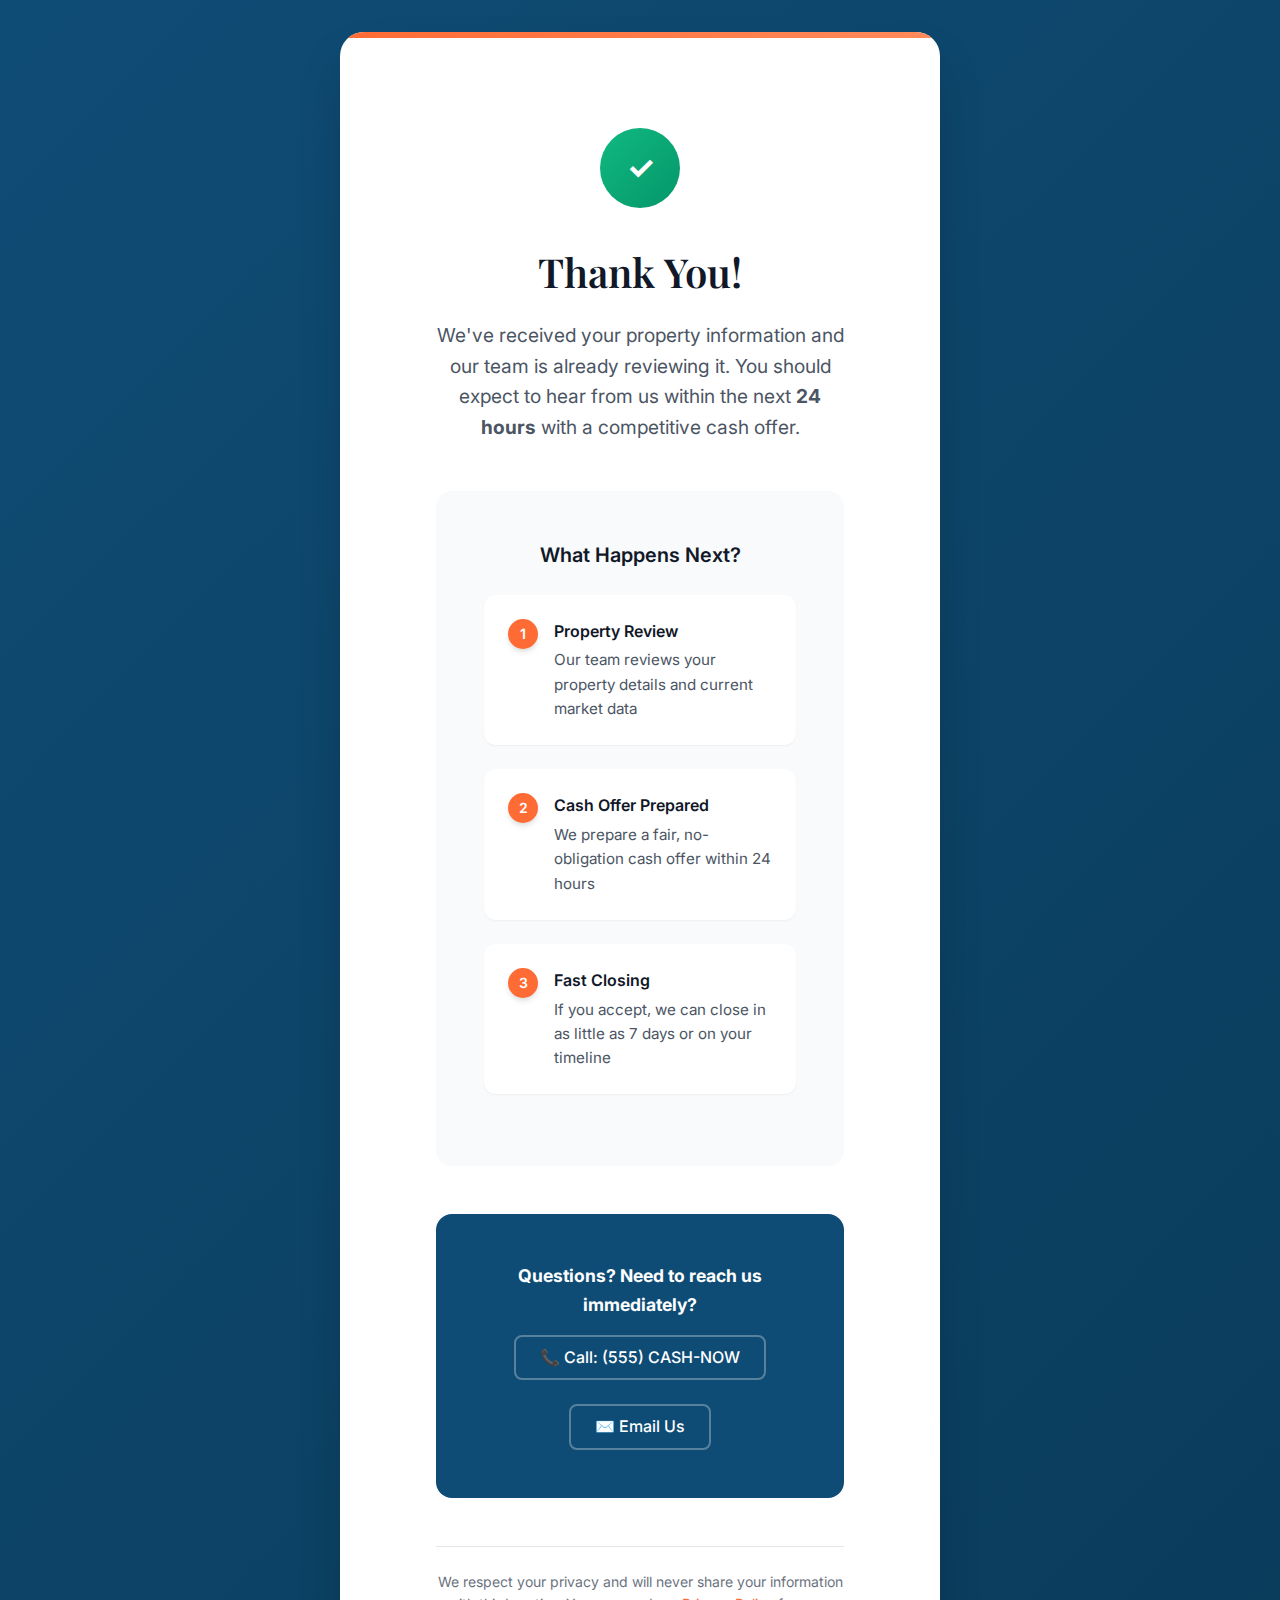
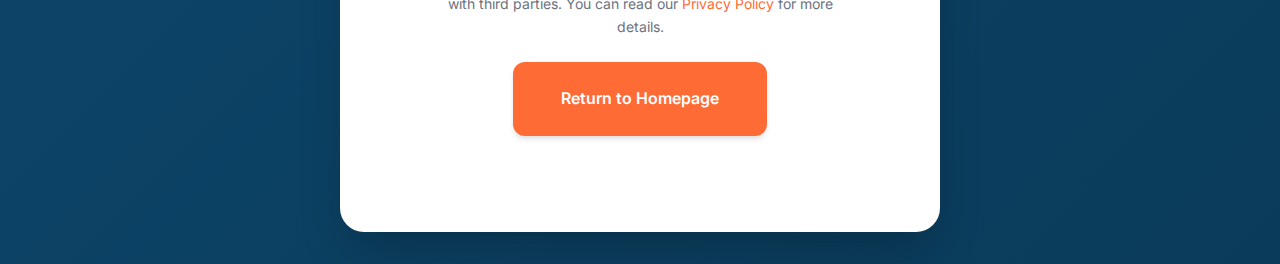
<file: thank-you.html>
<!DOCTYPE html>
<html lang="en">
<head>
    <meta charset="UTF-8">
    <meta name="viewport" content="width=device-width, initial-scale=1.0">
    <title>Thank You | Pinnacle Realty Partners</title>
    <meta name="description" content="Thank you for your submission. We'll contact you within 24 hours with your cash offer.">
    
    <!-- Fonts -->
    <link rel="preconnect" href="https://fonts.googleapis.com">
    <link rel="preconnect" href="https://fonts.gstatic.com" crossorigin>
    <link href="https://fonts.googleapis.com/css2?family=Inter:wght@300;400;500;600;700;800&family=Playfair+Display:wght@400;500;600;700&display=swap" rel="stylesheet">
    
    <!-- CSS -->
    <link rel="stylesheet" href="styles.css?v=2025-07-22-debug">
    
    <style>
        .thank-you-page {
            min-height: 100vh;
            background: linear-gradient(135deg, var(--primary-blue) 0%, var(--blue-dark) 100%);
            display: flex;
            align-items: center;
            justify-content: center;
            padding: var(--space-xl);
        }
        
        .thank-you-container {
            background: var(--white);
            border-radius: var(--radius-2xl);
            padding: var(--space-4xl);
            max-width: 600px;
            width: 100%;
            text-align: center;
            box-shadow: var(--shadow-2xl);
            position: relative;
            overflow: hidden;
        }
        
        .thank-you-container::before {
            content: '';
            position: absolute;
            top: 0;
            left: 0;
            right: 0;
            height: 6px;
            background: linear-gradient(90deg, var(--primary-orange) 0%, var(--orange-light) 100%);
        }
        
        .success-icon {
            width: 80px;
            height: 80px;
            background: linear-gradient(135deg, #10B981 0%, #059669 100%);
            border-radius: 50%;
            display: flex;
            align-items: center;
            justify-content: center;
            margin: 0 auto var(--space-xl);
            color: var(--white);
            font-size: 2rem;
            font-weight: bold;
            animation: successPulse 2s ease-in-out infinite;
        }
        
        @keyframes successPulse {
            0%, 100% { transform: scale(1); }
            50% { transform: scale(1.05); }
        }
        
        .thank-you-title {
            font-family: var(--font-display);
            font-size: 2.5rem;
            color: var(--gray-900);
            margin-bottom: var(--space-md);
            font-weight: 600;
        }
        
        .thank-you-message {
            font-size: 1.2rem;
            color: var(--gray-600);
            line-height: 1.6;
            margin-bottom: var(--space-2xl);
        }
        
        .next-steps {
            background: var(--gray-50);
            border-radius: var(--radius-xl);
            padding: var(--space-2xl);
            margin: var(--space-2xl) 0;
            text-align: left;
        }
        
        .next-steps h3 {
            color: var(--gray-900);
            font-size: 1.25rem;
            font-weight: 600;
            margin-bottom: var(--space-lg);
            text-align: center;
        }
        
        .steps-list {
            list-style: none;
            padding: 0;
        }
        
        .steps-list li {
            display: flex;
            align-items: flex-start;
            gap: var(--space-md);
            margin-bottom: var(--space-lg);
            padding: var(--space-lg);
            background: var(--white);
            border-radius: var(--radius-lg);
            box-shadow: var(--shadow-sm);
        }
        
        .step-number {
            width: 30px;
            height: 30px;
            background: var(--primary-orange);
            color: var(--white);
            border-radius: 50%;
            display: flex;
            align-items: center;
            justify-content: center;
            font-weight: 600;
            font-size: 0.875rem;
            flex-shrink: 0;
        }
        
        .step-content {
            flex: 1;
        }
        
        .step-title {
            font-weight: 600;
            color: var(--gray-900);
            margin-bottom: var(--space-xs);
        }
        
        .step-description {
            color: var(--gray-600);
            font-size: 0.95rem;
        }
        
        .contact-section {
            background: var(--primary-blue);
            color: var(--white);
            border-radius: var(--radius-xl);
            padding: var(--space-2xl);
            margin: var(--space-2xl) 0;
        }
        
        .contact-section h4 {
            margin-bottom: var(--space-md);
            font-size: 1.1rem;
        }
        
        .contact-links {
            display: flex;
            gap: var(--space-lg);
            justify-content: center;
            flex-wrap: wrap;
        }
        
        .contact-link {
            color: var(--white);
            text-decoration: none;
            font-weight: 500;
            padding: var(--space-sm) var(--space-lg);
            border: 2px solid rgba(255, 255, 255, 0.3);
            border-radius: var(--radius-md);
            transition: var(--transition-fast);
        }
        
        .contact-link:hover {
            background: rgba(255, 255, 255, 0.1);
            border-color: rgba(255, 255, 255, 0.5);
        }
        
        .home-button {
            background: var(--primary-orange);
            color: var(--white);
            text-decoration: none;
            padding: var(--space-lg) var(--space-2xl);
            border-radius: var(--radius-lg);
            font-weight: 600;
            display: inline-block;
            margin-top: var(--space-lg);
            transition: var(--transition-normal);
            box-shadow: var(--shadow-md);
        }
        
        .home-button:hover {
            background: var(--orange-dark);
            transform: translateY(-2px);
            box-shadow: var(--shadow-lg);
        }
        
        .security-note {
            font-size: 0.875rem;
            color: var(--gray-500);
            margin-top: var(--space-xl);
            padding-top: var(--space-lg);
            border-top: 1px solid var(--gray-200);
        }
        
        .security-note a {
            color: var(--primary-orange);
            text-decoration: none;
        }
        
        .security-note a:hover {
            text-decoration: underline;
        }
        
        @media (max-width: 768px) {
            .thank-you-container {
                padding: var(--space-2xl);
                margin: var(--space-lg);
            }
            
            .thank-you-title {
                font-size: 2rem;
            }
            
            .contact-links {
                flex-direction: column;
                align-items: center;
            }
        }
    </style>
</head>
<body>
    <div class="thank-you-page">
        <div class="thank-you-container">
            <div class="success-icon">✓</div>
            
            <h1 class="thank-you-title">Thank You!</h1>
            
            <p class="thank-you-message">
                We've received your property information and our team is already reviewing it. 
                You should expect to hear from us within the next <strong>24 hours</strong> with a competitive cash offer.
            </p>
            
            <div class="next-steps">
                <h3>What Happens Next?</h3>
                <ul class="steps-list">
                    <li>
                        <div class="step-number">1</div>
                        <div class="step-content">
                            <div class="step-title">Property Review</div>
                            <div class="step-description">Our team reviews your property details and current market data</div>
                        </div>
                    </li>
                    <li>
                        <div class="step-number">2</div>
                        <div class="step-content">
                            <div class="step-title">Cash Offer Prepared</div>
                            <div class="step-description">We prepare a fair, no-obligation cash offer within 24 hours</div>
                        </div>
                    </li>
                    <li>
                        <div class="step-number">3</div>
                        <div class="step-content">
                            <div class="step-title">Fast Closing</div>
                            <div class="step-description">If you accept, we can close in as little as 7 days or on your timeline</div>
                        </div>
                    </li>
                </ul>
            </div>
            
            <div class="contact-section">
                <h4>Questions? Need to reach us immediately?</h4>
                <div class="contact-links">
                    <a href="tel:+1-555-CASH-NOW" class="contact-link">
                        📞 Call: (555) CASH-NOW
                    </a>
                    <a href="#" onclick="contactEmail()" class="contact-link">
                        ✉️ Email Us
                    </a>
                </div>
            </div>
            
            <div class="security-note">
                We respect your privacy and will never share your information with third parties. 
                You can read our <a href="privacy.html">Privacy Policy</a> for more details.
            </div>
            
            <a href="index.html" class="home-button">Return to Homepage</a>
        </div>
    </div>
    
    <!-- JavaScript for email protection -->
    <script src="script.js?v=2025-07-22-debug"></script>
    
    <!-- Analytics Event Tracking -->
    <script>
        // Track successful form submission
        if (typeof gtag !== 'undefined') {
            gtag('event', 'conversion', {
                'send_to': 'GOOGLE_ADS_CONVERSION_ID', // Replace with actual conversion ID
                'value': 1.0,
                'currency': 'USD'
            });
        }
        
        // Facebook Pixel conversion tracking
        if (typeof fbq !== 'undefined') {
            fbq('track', 'Lead');
        }
        
        console.log('Form submission successful - Thank you page loaded');
    </script>
</body>
</html>
</file>
<file: styles.css>
/* CSS Reset & Base Styles */
* {
    margin: 0;
    padding: 0;
    box-sizing: border-box;
}

/* Performance optimizations */
* {
    -webkit-font-smoothing: antialiased;
    -moz-osx-font-smoothing: grayscale;
}

/* Touch optimization */
button, a, input, textarea, select {
    touch-action: manipulation;
}

/* Reduce motion for accessibility */
@media (prefers-reduced-motion: reduce) {
    *, *::before, *::after {
        animation-duration: 0.01ms !important;
        animation-iteration-count: 1 !important;
        transition-duration: 0.01ms !important;
    }
    
    html {
        scroll-behavior: auto;
    }
}

:root {
    /* Colors */
    --primary-orange: #FF6B35;
    --orange-light: #FF8A5B;
    --orange-dark: #E85A4F;
    --primary-blue: #0F4C75;
    --blue-light: #3282B8;
    --blue-dark: #0A3B5A;
    
    /* Neutrals */
    --white: #FFFFFF;
    --gray-50: #F9FAFB;
    --gray-100: #F3F4F6;
    --gray-200: #E5E7EB;
    --gray-300: #D1D5DB;
    --gray-400: #9CA3AF;
    --gray-500: #6B7280;
    --gray-600: #4B5563;
    --gray-700: #374151;
    --gray-800: #1F2937;
    --gray-900: #111827;
    
    /* Typography */
    --font-primary: 'Inter', -apple-system, BlinkMacSystemFont, sans-serif;
    --font-display: 'Playfair Display', Georgia, serif;
    
    /* Spacing */
    --space-xs: 0.25rem;
    --space-sm: 0.5rem;
    --space-md: 1rem;
    --space-lg: 1.5rem;
    --space-xl: 2rem;
    --space-2xl: 3rem;
    --space-3xl: 4rem;
    --space-4xl: 6rem;
    
    /* Border Radius */
    --radius-sm: 0.375rem;
    --radius-md: 0.5rem;
    --radius-lg: 0.75rem;
    --radius-xl: 1rem;
    --radius-2xl: 1.5rem;
    
    /* Shadows */
    --shadow-sm: 0 1px 2px 0 rgba(0, 0, 0, 0.05);
    --shadow-md: 0 4px 6px -1px rgba(0, 0, 0, 0.1), 0 2px 4px -1px rgba(0, 0, 0, 0.06);
    --shadow-lg: 0 10px 15px -3px rgba(0, 0, 0, 0.1), 0 4px 6px -2px rgba(0, 0, 0, 0.05);
    --shadow-xl: 0 20px 25px -5px rgba(0, 0, 0, 0.1), 0 10px 10px -5px rgba(0, 0, 0, 0.04);
    --shadow-2xl: 0 25px 50px -12px rgba(0, 0, 0, 0.25);
    
    /* Transitions */
    --transition-fast: 0.15s ease;
    --transition-normal: 0.3s ease;
    --transition-slow: 0.5s ease;
}

body {
    font-family: var(--font-primary);
    line-height: 1.6;
    color: var(--gray-800);
    background-color: var(--white);
    overflow-x: hidden;
}

.container {
    max-width: 1200px;
    margin: 0 auto;
    padding: 0 var(--space-lg);
}

/* Navigation */
.navbar {
    position: fixed;
    top: 0;
    left: 0;
    right: 0;
    background: rgba(255, 255, 255, 0.95);
    backdrop-filter: blur(10px);
    border-bottom: 1px solid var(--gray-200);
    z-index: 1000;
    transition: var(--transition-normal);
}

.nav-container {
    display: flex;
    align-items: center;
    justify-content: space-between;
    padding: var(--space-md) var(--space-lg);
    max-width: 1200px;
    margin: 0 auto;
}

.nav-logo {
    display: flex;
    align-items: center;
    gap: var(--space-sm);
    font-weight: 700;
    font-size: 1.25rem;
    color: var(--primary-blue);
}

.logo-icon {
    font-size: 1.5rem;
}

.nav-links {
    display: flex;
    align-items: center;
    gap: var(--space-xl);
}

.nav-links a {
    text-decoration: none;
    color: var(--gray-700);
    font-weight: 500;
    transition: var(--transition-fast);
}

.nav-links a:hover {
    color: var(--primary-orange);
}

.nav-phone {
    color: var(--primary-orange);
    text-decoration: none;
    font-weight: 600;
    font-size: 0.9rem;
    transition: var(--transition-fast);
}

.nav-phone:hover {
    color: var(--orange-dark);
    transform: translateY(-1px);
}

.nav-cta {
    background: var(--primary-orange);
    color: var(--white);
    border: none;
    padding: var(--space-sm) var(--space-lg);
    border-radius: var(--radius-md);
    font-weight: 600;
    cursor: pointer;
    transition: var(--transition-fast);
}

.nav-cta:hover {
    background: var(--orange-dark);
    transform: translateY(-1px);
}

.mobile-menu-toggle {
    display: none;
    flex-direction: column;
    gap: 4px;
    cursor: pointer;
}

.mobile-menu-toggle span {
    width: 24px;
    height: 3px;
    background: var(--gray-700);
    border-radius: 2px;
    transition: var(--transition-fast);
}

/* Hero Section */
.hero {
    min-height: 100vh;
    display: flex;
    align-items: center;
    position: relative;
    background: linear-gradient(135deg, var(--primary-blue) 0%, var(--blue-dark) 100%);
    overflow: hidden;
}

.hero-background {
    position: absolute;
    top: 0;
    left: 0;
    right: 0;
    bottom: 0;
    background: 
        radial-gradient(circle at 20% 80%, rgba(255, 107, 53, 0.1) 0%, transparent 50%),
        radial-gradient(circle at 80% 20%, rgba(255, 138, 91, 0.1) 0%, transparent 50%);
}

.hero-overlay {
    position: absolute;
    top: 0;
    left: 0;
    right: 0;
    bottom: 0;
    background: linear-gradient(135deg, rgba(15, 76, 117, 0.9) 0%, rgba(10, 59, 90, 0.8) 100%);
}

.hero-content {
    position: relative;
    z-index: 2;
    display: grid;
    grid-template-columns: 1fr 400px;
    gap: var(--space-4xl);
    align-items: center;
    max-width: 1200px;
    margin: 0 auto;
    padding: var(--space-4xl) var(--space-lg);
}

.hero-text {
    color: var(--white);
}

.hero-title {
    font-family: var(--font-display);
    font-size: 3.5rem;
    font-weight: 700;
    line-height: 1.1;
    margin-bottom: var(--space-lg);
}

.title-highlight {
    color: var(--primary-orange);
}

.hero-subtitle {
    font-size: 1.25rem;
    margin-bottom: var(--space-2xl);
    opacity: 0.9;
    max-width: 500px;
}

.hero-stats {
    display: grid;
    grid-template-columns: repeat(3, 1fr);
    gap: var(--space-xl);
    margin-bottom: var(--space-2xl);
}

.stat {
    text-align: center;
}

.stat-number {
    font-size: 2rem;
    font-weight: 800;
    color: var(--primary-orange);
    margin-bottom: var(--space-xs);
}

.stat-label {
    font-size: 0.875rem;
    opacity: 0.8;
}

.hero-actions {
    display: flex;
    gap: var(--space-lg);
    margin-bottom: var(--space-2xl);
}

.primary-btn {
    background: linear-gradient(135deg, var(--primary-orange) 0%, var(--orange-dark) 100%);
    color: var(--white);
    border: none;
    padding: var(--space-lg) var(--space-xl);
    border-radius: var(--radius-lg);
    font-weight: 600;
    font-size: 1.1rem;
    cursor: pointer;
    transition: var(--transition-normal);
    display: flex;
    align-items: center;
    gap: var(--space-sm);
    box-shadow: var(--shadow-lg);
}

.primary-btn:hover {
    transform: translateY(-2px);
    box-shadow: var(--shadow-xl);
}

.primary-btn.large {
    padding: var(--space-xl) var(--space-2xl);
    font-size: 1.2rem;
}

.call-btn {
    background: linear-gradient(135deg, var(--primary-blue) 0%, var(--blue-dark) 100%);
    color: var(--white);
    text-decoration: none;
    padding: var(--space-lg) var(--space-xl);
    border-radius: var(--radius-lg);
    font-weight: 600;
    font-size: 1.1rem;
    transition: var(--transition-normal);
    display: flex;
    align-items: center;
    gap: var(--space-sm);
    box-shadow: var(--shadow-lg);
    border: 2px solid transparent;
}

.call-btn:hover {
    transform: translateY(-2px);
    box-shadow: var(--shadow-xl);
    border-color: var(--white);
}

.secondary-btn {
    background: transparent;
    color: var(--white);
    border: 2px solid var(--white);
    padding: var(--space-lg) var(--space-xl);
    border-radius: var(--radius-lg);
    font-weight: 600;
    cursor: pointer;
    transition: var(--transition-normal);
}

.secondary-btn:hover {
    background: var(--white);
    color: var(--primary-blue);
}

.btn-arrow {
    transition: var(--transition-fast);
}

.primary-btn:hover .btn-arrow {
    transform: translateX(4px);
}

.trust-indicators {
    display: flex;
    gap: var(--space-xl);
}

.trust-item {
    display: flex;
    align-items: center;
    gap: var(--space-sm);
    font-size: 0.875rem;
    opacity: 0.9;
}

.trust-icon {
    color: var(--primary-orange);
    font-weight: bold;
}

/* Hero Form Card */
.hero-form-card {
    background: var(--white);
    border-radius: var(--radius-2xl);
    padding: var(--space-2xl);
    box-shadow: var(--shadow-2xl);
    position: relative;
    overflow: hidden;
}

.hero-form-card::before {
    content: '';
    position: absolute;
    top: 0;
    left: 0;
    right: 0;
    height: 4px;
    background: linear-gradient(90deg, var(--primary-orange) 0%, var(--orange-light) 100%);
}

.form-header {
    text-align: center;
    margin-bottom: var(--space-xl);
}

.form-header h3 {
    font-size: 1.5rem;
    font-weight: 700;
    color: var(--gray-900);
    margin-bottom: var(--space-sm);
}

.form-header p {
    color: var(--gray-600);
}

.lead-form {
    display: flex;
    flex-direction: column;
    gap: var(--space-lg);
}

.form-group {
    display: flex;
    flex-direction: column;
    gap: var(--space-sm);
}

.form-row {
    display: flex;
    gap: var(--space-md);
    justify-content: space-between;
}

.form-row .form-group:first-child {
    width: 120px;
    flex-shrink: 0;
}

.form-row .form-group:last-child {
    width: 160px;
    flex-shrink: 0;
}

.form-group label {
    font-weight: 600;
    color: var(--gray-700);
    font-size: 0.875rem;
}

.form-group input,
.form-group select,
.form-group textarea {
    padding: var(--space-md);
    border: 2px solid var(--gray-200);
    border-radius: var(--radius-md);
    font-size: 1rem;
    transition: var(--transition-fast);
    background: var(--white);
    font-family: var(--font-primary);
}

.form-group textarea {
    resize: vertical;
    min-height: 80px;
}

.form-group input:focus,
.form-group select:focus,
.form-group textarea:focus {
    outline: none;
    border-color: var(--primary-orange);
    box-shadow: 0 0 0 3px rgba(255, 107, 53, 0.1);
}

.form-submit-btn {
    background: linear-gradient(135deg, var(--primary-orange) 0%, var(--orange-dark) 100%);
    color: var(--white);
    border: none;
    padding: var(--space-lg);
    border-radius: var(--radius-lg);
    font-weight: 600;
    font-size: 1.1rem;
    cursor: pointer;
    transition: var(--transition-normal);
    position: relative;
    overflow: hidden;
}

.form-submit-btn:hover {
    transform: translateY(-1px);
    box-shadow: var(--shadow-lg);
}

.form-next-btn, .form-back-btn {
    background: var(--primary-orange);
    color: var(--white);
    border: none;
    padding: var(--space-lg);
    border-radius: var(--radius-lg);
    font-weight: 600;
    font-size: 1.1rem;
    cursor: pointer;
    transition: var(--transition-normal);
    width: 100%;
}

.form-next-btn:hover, .form-back-btn:hover {
    background: var(--orange-dark);
    transform: translateY(-1px);
}

.form-back-btn {
    background: var(--gray-500);
    margin-right: var(--space-md);
    flex: 1;
}

.form-back-btn:hover {
    background: var(--gray-600);
}

.form-buttons {
    display: flex;
    gap: var(--space-md);
    margin-top: var(--space-lg);
}

/* Honeypot field - completely hidden from users */
#website {
    position: absolute !important;
    left: -9999px !important;
    width: 1px !important;
    height: 1px !important;
    opacity: 0 !important;
    pointer-events: none !important;
}

.form-buttons .form-submit-btn {
    flex: 2;
    margin: 0;
}

.form-step {
    display: none;
    animation: fadeInSlide 0.4s ease-in-out;
}

.form-step.active {
    display: block;
}

@keyframes fadeInSlide {
    from {
        opacity: 0;
        transform: translateX(20px);
    }
    to {
        opacity: 1;
        transform: translateX(0);
    }
}

.step-indicator {
    display: flex;
    align-items: center;
    gap: var(--space-sm);
    margin-bottom: var(--space-xl);
    padding-bottom: var(--space-md);
    border-bottom: 2px solid var(--gray-200);
}

.step-number {
    width: 30px;
    height: 30px;
    background: var(--gray-300);
    color: var(--gray-600);
    border-radius: 50%;
    display: flex;
    align-items: center;
    justify-content: center;
    font-weight: 600;
    font-size: 0.875rem;
    transition: var(--transition-fast);
}

.step-number.active {
    background: var(--primary-orange);
    color: var(--white);
}

.step-text {
    font-weight: 600;
    color: var(--gray-700);
    font-size: 0.875rem;
}

.btn-loading {
    position: absolute;
    top: 50%;
    left: 50%;
    transform: translate(-50%, -50%);
    opacity: 0;
    transition: var(--transition-fast);
}

.loading-spinner {
    width: 20px;
    height: 20px;
    border: 2px solid rgba(255, 255, 255, 0.3);
    border-top: 2px solid var(--white);
    border-radius: 50%;
    animation: spin 1s linear infinite;
}

@keyframes spin {
    0% { transform: rotate(0deg); }
    100% { transform: rotate(360deg); }
}

.form-footer {
    text-align: center;
    margin-top: var(--space-lg);
}

.security-badge {
    display: flex;
    align-items: center;
    justify-content: center;
    gap: var(--space-sm);
    font-size: 0.875rem;
    color: var(--gray-600);
}

.security-icon {
    color: var(--primary-orange);
}

/* Sections */
section {
    padding: var(--space-4xl) 0;
}

.section-header {
    text-align: center;
    margin-bottom: var(--space-3xl);
}

.section-header h2 {
    font-family: var(--font-display);
    font-size: 2.5rem;
    font-weight: 600;
    color: var(--gray-900);
    margin-bottom: var(--space-md);
}

.section-header p {
    font-size: 1.1rem;
    color: var(--gray-600);
    max-width: 600px;
    margin: 0 auto;
}

/* Value Props */
.value-props {
    background: var(--gray-50);
}

.value-grid {
    display: grid;
    grid-template-columns: repeat(auto-fit, minmax(280px, 1fr));
    gap: var(--space-xl);
}

.value-card {
    background: var(--white);
    padding: var(--space-2xl);
    border-radius: var(--radius-xl);
    text-align: center;
    box-shadow: var(--shadow-md);
    transition: var(--transition-normal);
}

.value-card:hover {
    transform: translateY(-4px);
    box-shadow: var(--shadow-xl);
}

.value-icon {
    font-size: 3rem;
    margin-bottom: var(--space-lg);
    display: block;
}

.value-card h3 {
    font-size: 1.25rem;
    font-weight: 600;
    color: var(--gray-900);
    margin-bottom: var(--space-md);
}

.value-card p {
    color: var(--gray-600);
    line-height: 1.6;
}

/* How It Works */
.steps-container {
    display: grid;
    grid-template-columns: 1fr auto 1fr auto 1fr;
    align-items: center;
    gap: var(--space-lg);
    max-width: 800px;
    margin: 0 auto;
}

.step {
    text-align: center;
    position: relative;
}

.step-number {
    width: 60px;
    height: 60px;
    background: linear-gradient(135deg, var(--primary-orange) 0%, var(--orange-dark) 100%);
    color: var(--white);
    border-radius: 50%;
    display: flex;
    align-items: center;
    justify-content: center;
    font-size: 1.5rem;
    font-weight: 700;
    margin: 0 auto var(--space-lg);
    box-shadow: var(--shadow-md);
}

.step h3 {
    font-size: 1.25rem;
    font-weight: 600;
    color: var(--gray-900);
    margin-bottom: var(--space-sm);
}

.step p {
    color: var(--gray-600);
    font-size: 0.95rem;
    line-height: 1.5;
}

.step-connector {
    height: 2px;
    background: linear-gradient(90deg, var(--primary-orange) 0%, var(--orange-light) 100%);
    margin-top: -30px;
}

/* Testimonials */
.testimonials {
    background: var(--gray-50);
}

.testimonials-grid {
    display: grid;
    grid-template-columns: repeat(auto-fit, minmax(350px, 1fr));
    gap: var(--space-xl);
}

.testimonial-card {
    background: var(--white);
    padding: var(--space-2xl);
    border-radius: var(--radius-xl);
    box-shadow: var(--shadow-md);
    transition: var(--transition-normal);
}

.testimonial-card:hover {
    transform: translateY(-2px);
    box-shadow: var(--shadow-lg);
}

.testimonial-rating {
    display: flex;
    gap: var(--space-xs);
    margin-bottom: var(--space-lg);
}

.star {
    color: #FFC107;
    font-size: 1.2rem;
}

.testimonial-text {
    font-size: 1.1rem;
    line-height: 1.6;
    color: var(--gray-700);
    margin-bottom: var(--space-xl);
    font-style: italic;
}

.testimonial-author {
    display: flex;
    align-items: center;
    gap: var(--space-md);
}

.author-avatar {
    width: 60px;
    height: 60px;
    border-radius: 50%;
    overflow: hidden;
    background: var(--gray-200);
    display: flex;
    align-items: center;
    justify-content: center;
    position: relative;
    box-shadow: 0 4px 12px rgba(0, 0, 0, 0.1);
    border: 3px solid var(--white);
    flex-shrink: 0;
}

.author-photo {
    width: 100% !important;
    height: 100% !important;
    max-width: 60px !important;
    max-height: 60px !important;
    object-fit: cover;
    object-position: center;
    transition: var(--transition-normal);
    display: block;
    border-radius: 50%;
}

.author-photo:hover {
    transform: scale(1.05);
}

.author-name {
    font-weight: 600;
    color: var(--gray-900);
}

.author-location {
    font-size: 0.875rem;
    color: var(--gray-600);
}

/* FAQ */
.faq-container {
    max-width: 800px;
    margin: 0 auto;
}

.faq-item {
    border-bottom: 1px solid var(--gray-200);
}

.faq-question {
    display: flex;
    justify-content: space-between;
    align-items: center;
    padding: var(--space-xl) 0;
    cursor: pointer;
    transition: var(--transition-fast);
}

.faq-question:hover {
    color: var(--primary-orange);
}

.faq-question h3 {
    font-size: 1.1rem;
    font-weight: 600;
    margin: 0;
}

.faq-toggle {
    font-size: 1.5rem;
    font-weight: 300;
    color: var(--gray-400);
    transition: var(--transition-fast);
}

.faq-item.active .faq-toggle {
    transform: rotate(45deg);
    color: var(--primary-orange);
}

.faq-answer {
    max-height: 0;
    overflow: hidden;
    transition: max-height 0.3s ease;
}

.faq-item.active .faq-answer {
    max-height: 200px;
}

.faq-answer p {
    padding-bottom: var(--space-xl);
    color: var(--gray-600);
    line-height: 1.6;
}

/* CTA Section */
.cta-section {
    background: linear-gradient(135deg, var(--primary-blue) 0%, var(--blue-dark) 100%);
    color: var(--white);
    text-align: center;
}

.cta-content h2 {
    font-family: var(--font-display);
    font-size: 2.5rem;
    font-weight: 600;
    margin-bottom: var(--space-md);
}

.cta-content p {
    font-size: 1.2rem;
    margin-bottom: var(--space-2xl);
    opacity: 0.9;
}

.cta-buttons {
    display: flex;
    flex-direction: column;
    align-items: center;
    gap: var(--space-lg);
    margin-bottom: var(--space-xl);
}

.cta-or {
    font-size: 1rem;
    opacity: 0.7;
    font-weight: 500;
}

.cta-phone {
    color: var(--white);
    text-decoration: none;
    font-size: 1.1rem;
    font-weight: 600;
    padding: var(--space-md) var(--space-lg);
    border: 2px solid rgba(255, 255, 255, 0.3);
    border-radius: var(--radius-lg);
    transition: var(--transition-fast);
}

.cta-phone:hover {
    background: rgba(255, 255, 255, 0.1);
    border-color: var(--white);
    transform: translateY(-1px);
}

.cta-guarantee {
    display: flex;
    align-items: center;
    justify-content: center;
    gap: var(--space-sm);
    margin-top: var(--space-xl);
    opacity: 0.8;
}

.guarantee-icon {
    font-size: 1.2rem;
}

/* Footer */
.footer {
    background: var(--gray-900);
    color: var(--gray-300);
    padding: var(--space-4xl) 0 var(--space-xl);
}

.footer-content {
    display: grid;
    grid-template-columns: 2fr 1fr 1fr;
    gap: var(--space-4xl);
    margin-bottom: var(--space-2xl);
}

.footer-logo {
    display: flex;
    align-items: center;
    gap: var(--space-sm);
    font-weight: 700;
    font-size: 1.25rem;
    margin-bottom: var(--space-lg);
}

.footer-section h4 {
    color: var(--white);
    font-weight: 600;
    margin-bottom: var(--space-lg);
}

.footer-section p {
    line-height: 1.6;
    margin-bottom: var(--space-lg);
}

.social-links {
    display: flex;
    gap: var(--space-md);
}

.social-links a {
    font-size: 1.5rem;
    text-decoration: none;
    transition: var(--transition-fast);
}

.social-links a:hover {
    transform: translateY(-2px);
}

.contact-info,
.footer-links {
    display: flex;
    flex-direction: column;
    gap: var(--space-sm);
}

.contact-info a,
.footer-links a {
    color: var(--gray-300);
    text-decoration: none;
    transition: var(--transition-fast);
}

.contact-info a:hover,
.footer-links a:hover {
    color: var(--primary-orange);
}

.footer-bottom {
    border-top: 1px solid var(--gray-700);
    padding-top: var(--space-xl);
    text-align: center;
}

.footer-bottom p {
    margin-bottom: var(--space-sm);
}

.disclaimer {
    font-size: 0.875rem;
    opacity: 0.7;
}

/* Mobile Responsive */
@media (max-width: 768px) {
    .nav-links {
        display: none;
    }
    
    .mobile-menu-toggle {
        display: flex;
    }
    
    .hero-content {
        grid-template-columns: 1fr;
        gap: var(--space-2xl);
        text-align: center;
    }
    
    .hero-title {
        font-size: 2.5rem;
    }
    
    .hero-stats {
        grid-template-columns: 1fr;
        gap: var(--space-md);
    }
    
    .hero-actions {
        flex-direction: column;
        align-items: center;
    }
    
    .trust-indicators {
        flex-direction: column;
        gap: var(--space-md);
        align-items: center;
    }
    
    .form-row {
        grid-template-columns: 1fr;
    }
    
    .section-header h2 {
        font-size: 2rem;
    }
    
    .steps-container {
        grid-template-columns: 1fr;
        gap: var(--space-2xl);
    }
    
    .step-connector {
        display: none;
    }
    
    .footer-content {
        grid-template-columns: 1fr;
        gap: var(--space-2xl);
        text-align: center;
    }
}

@media (max-width: 480px) {
    .container {
        padding: 0 var(--space-md);
    }
    
    .hero-form-card {
        padding: var(--space-lg);
    }
    
    .value-grid,
    .testimonials-grid {
        grid-template-columns: 1fr;
    }
    
    .hero-title {
        font-size: 2rem;
        line-height: 1.2;
    }
    
    .section-header h2 {
        font-size: 1.75rem;
    }
    
    /* Mobile-optimized buttons */
    .btn-primary,
    .btn-secondary,
    .form-submit-btn,
    .form-next-btn,
    .form-back-btn {
        min-height: 48px;
        font-size: 1rem;
        padding: var(--space-md) var(--space-lg);
    }
    
    /* Mobile form improvements */
    .form-group input,
    .form-group select,
    .form-group textarea {
        min-height: 48px;
        font-size: 16px; /* Prevents zoom on iOS */
        padding: var(--space-md);
    }
    
    /* Touch-friendly navigation */
    .nav-links a {
        padding: var(--space-md);
        min-height: 44px;
        display: flex;
        align-items: center;
    }
    
    /* Improved mobile spacing */
    .section {
        padding: var(--space-3xl) 0 var(--space-2xl);
    }
    
    .faq-question {
        padding: var(--space-lg) 0;
    }
}

/* Touch device optimizations */
@media (hover: none) and (pointer: coarse) {
    .btn-primary:hover,
    .btn-secondary:hover,
    .form-submit-btn:hover {
        transform: none;
    }
    
    .testimonial-card:hover,
    .value-card:hover {
        transform: none;
    }
}

/* High-DPI displays */
@media (-webkit-min-device-pixel-ratio: 2), (min-resolution: 192dpi) {
    .author-photo {
        image-rendering: -webkit-optimize-contrast;
        image-rendering: crisp-edges;
    }
}

/* Animations */
@keyframes fadeInUp {
    from {
        opacity: 0;
        transform: translateY(30px);
    }
    to {
        opacity: 1;
        transform: translateY(0);
    }
}

.fade-in-up {
    animation: fadeInUp 0.6s ease forwards;
}

/* Smooth scrolling */
html {
    scroll-behavior: smooth;
}

/* Custom scrollbar */
::-webkit-scrollbar {
    width: 8px;
}

::-webkit-scrollbar-track {
    background: var(--gray-100);
}

::-webkit-scrollbar-thumb {
    background: var(--gray-400);
    border-radius: 4px;
}

::-webkit-scrollbar-thumb:hover {
    background: var(--gray-600);
}

/* Email Protection Styling */
.protected-email, 
#privacy-email, 
#terms-email {
    color: var(--primary-orange);
    text-decoration: none;
    cursor: pointer;
    transition: var(--transition-fast);
    border-bottom: 1px dotted var(--primary-orange);
}

.protected-email:hover,
#privacy-email:hover,
#terms-email:hover {
    color: var(--orange-dark);
    border-bottom: 1px solid var(--orange-dark);
}

/* ===================================
   COOKIE CONSENT STYLES
   =================================== */

/* Cookie Consent Banner */
.cookie-consent {
    position: fixed;
    bottom: 0;
    left: 0;
    right: 0;
    background: linear-gradient(135deg, var(--primary-blue) 0%, var(--blue-dark) 100%);
    color: white;
    padding: 20px;
    box-shadow: 0 -4px 20px rgba(0, 0, 0, 0.15);
    z-index: 10000;
    border-top: 3px solid var(--primary-orange);
    animation: slideUp 0.5s ease-out;
}

@keyframes slideUp {
    from {
        transform: translateY(100%);
        opacity: 0;
    }
    to {
        transform: translateY(0);
        opacity: 1;
    }
}

.cookie-consent-content {
    max-width: 1200px;
    margin: 0 auto;
    display: flex;
    align-items: center;
    justify-content: space-between;
    gap: 30px;
}

.cookie-text h4 {
    color: var(--primary-orange);
    margin: 0 0 8px 0;
    font-size: 1.1rem;
    font-weight: 600;
    display: flex;
    align-items: center;
    gap: 8px;
}

.cookie-text p {
    margin: 0;
    font-size: 0.95rem;
    line-height: 1.5;
    opacity: 0.95;
}

.cookie-link {
    color: var(--primary-orange);
    text-decoration: underline;
    transition: var(--transition-fast);
}

.cookie-link:hover {
    color: var(--orange-light);
}

.cookie-buttons {
    display: flex;
    gap: 12px;
    flex-shrink: 0;
}

/* Cookie Button Styles */
.btn-cookie-accept,
.btn-cookie-manage,
.btn-cookie-reject,
.btn-cookie-save {
    padding: 10px 20px;
    border: none;
    border-radius: 6px;
    font-weight: 600;
    font-size: 0.9rem;
    cursor: pointer;
    transition: var(--transition-fast);
    white-space: nowrap;
}

.btn-cookie-accept,
.btn-cookie-save {
    background: var(--primary-orange);
    color: white;
}

.btn-cookie-accept:hover,
.btn-cookie-save:hover {
    background: var(--orange-dark);
    transform: translateY(-1px);
}

.btn-cookie-manage {
    background: transparent;
    color: white;
    border: 2px solid rgba(255, 255, 255, 0.3);
}

.btn-cookie-manage:hover {
    background: rgba(255, 255, 255, 0.1);
    border-color: rgba(255, 255, 255, 0.5);
}

.btn-cookie-reject {
    background: transparent;
    color: rgba(255, 255, 255, 0.8);
    border: 2px solid rgba(255, 255, 255, 0.2);
}

.btn-cookie-reject:hover {
    background: rgba(255, 255, 255, 0.05);
    color: white;
}

/* Cookie Modal */
.cookie-modal {
    position: fixed;
    top: 0;
    left: 0;
    right: 0;
    bottom: 0;
    background: rgba(0, 0, 0, 0.7);
    z-index: 10001;
    display: flex;
    align-items: center;
    justify-content: center;
    padding: 20px;
    animation: fadeIn 0.3s ease-out;
}

@keyframes fadeIn {
    from { opacity: 0; }
    to { opacity: 1; }
}

.cookie-modal-content {
    background: white;
    border-radius: 12px;
    max-width: 600px;
    width: 100%;
    max-height: 80vh;
    overflow-y: auto;
    box-shadow: 0 20px 40px rgba(0, 0, 0, 0.2);
    animation: slideIn 0.3s ease-out;
}

@keyframes slideIn {
    from {
        transform: translateY(-20px);
        opacity: 0;
    }
    to {
        transform: translateY(0);
        opacity: 1;
    }
}

.cookie-modal-header {
    padding: 24px 24px 0;
    display: flex;
    justify-content: space-between;
    align-items: center;
    border-bottom: 1px solid #eee;
    padding-bottom: 16px;
}

.cookie-modal-header h3 {
    margin: 0;
    color: var(--primary-blue);
    font-size: 1.4rem;
}

.cookie-close {
    background: none;
    border: none;
    font-size: 24px;
    cursor: pointer;
    color: #999;
    padding: 0;
    width: 30px;
    height: 30px;
    display: flex;
    align-items: center;
    justify-content: center;
    border-radius: 50%;
    transition: var(--transition-fast);
}

.cookie-close:hover {
    background: #f5f5f5;
    color: #333;
}

.cookie-modal-body {
    padding: 24px;
}

.cookie-category {
    margin-bottom: 24px;
    padding-bottom: 20px;
    border-bottom: 1px solid #f0f0f0;
}

.cookie-category:last-child {
    border-bottom: none;
    margin-bottom: 0;
}

.cookie-category-header {
    display: flex;
    justify-content: space-between;
    align-items: center;
    margin-bottom: 8px;
}

.cookie-category h4 {
    margin: 0;
    color: var(--primary-blue);
    font-size: 1.1rem;
}

.cookie-category p {
    margin: 0;
    color: #666;
    font-size: 0.9rem;
    line-height: 1.4;
}

/* Cookie Toggle Switch */
.cookie-toggle {
    position: relative;
    display: inline-block;
    width: 50px;
    height: 24px;
}

.cookie-toggle input {
    opacity: 0;
    width: 0;
    height: 0;
}

.cookie-slider {
    position: absolute;
    cursor: pointer;
    top: 0;
    left: 0;
    right: 0;
    bottom: 0;
    background-color: #ccc;
    border-radius: 24px;
    transition: var(--transition-fast);
}

.cookie-slider:before {
    position: absolute;
    content: "";
    height: 18px;
    width: 18px;
    left: 3px;
    bottom: 3px;
    background-color: white;
    border-radius: 50%;
    transition: var(--transition-fast);
    box-shadow: 0 2px 4px rgba(0, 0, 0, 0.2);
}

.cookie-toggle input:checked + .cookie-slider {
    background-color: var(--primary-orange);
}

.cookie-toggle input:focus + .cookie-slider {
    box-shadow: 0 0 1px var(--primary-orange);
}

.cookie-toggle input:checked + .cookie-slider:before {
    transform: translateX(26px);
}

.cookie-toggle input:disabled + .cookie-slider {
    background-color: var(--primary-blue);
    cursor: not-allowed;
}

.cookie-toggle input:disabled + .cookie-slider:before {
    background-color: white;
}

.cookie-modal-footer {
    padding: 0 24px 24px;
    display: flex;
    gap: 12px;
    justify-content: flex-end;
    border-top: 1px solid #eee;
    padding-top: 16px;
}

/* Responsive Design */
@media (max-width: 768px) {
    .cookie-consent {
        padding: 16px;
    }
    
    .cookie-consent-content {
        flex-direction: column;
        text-align: center;
        gap: 20px;
    }
    
    .cookie-buttons {
        flex-wrap: wrap;
        justify-content: center;
    }
    
    .btn-cookie-accept,
    .btn-cookie-manage,
    .btn-cookie-reject {
        padding: 12px 16px;
        font-size: 0.85rem;
    }
    
    .cookie-modal {
        padding: 10px;
    }
    
    .cookie-modal-content {
        max-height: 90vh;
    }
    
    .cookie-category-header {
        flex-direction: column;
        align-items: flex-start;
        gap: 8px;
    }
    
    .cookie-modal-footer {
        flex-direction: column;
    }
}

@media (max-width: 480px) {
    .cookie-text h4 {
        font-size: 1rem;
    }
    
    .cookie-text p {
        font-size: 0.9rem;
    }
    
    .cookie-buttons {
        gap: 8px;
    }
    
    .btn-cookie-accept,
    .btn-cookie-manage,
    .btn-cookie-reject {
        padding: 10px 14px;
        font-size: 0.8rem;
    }
}
</file>
